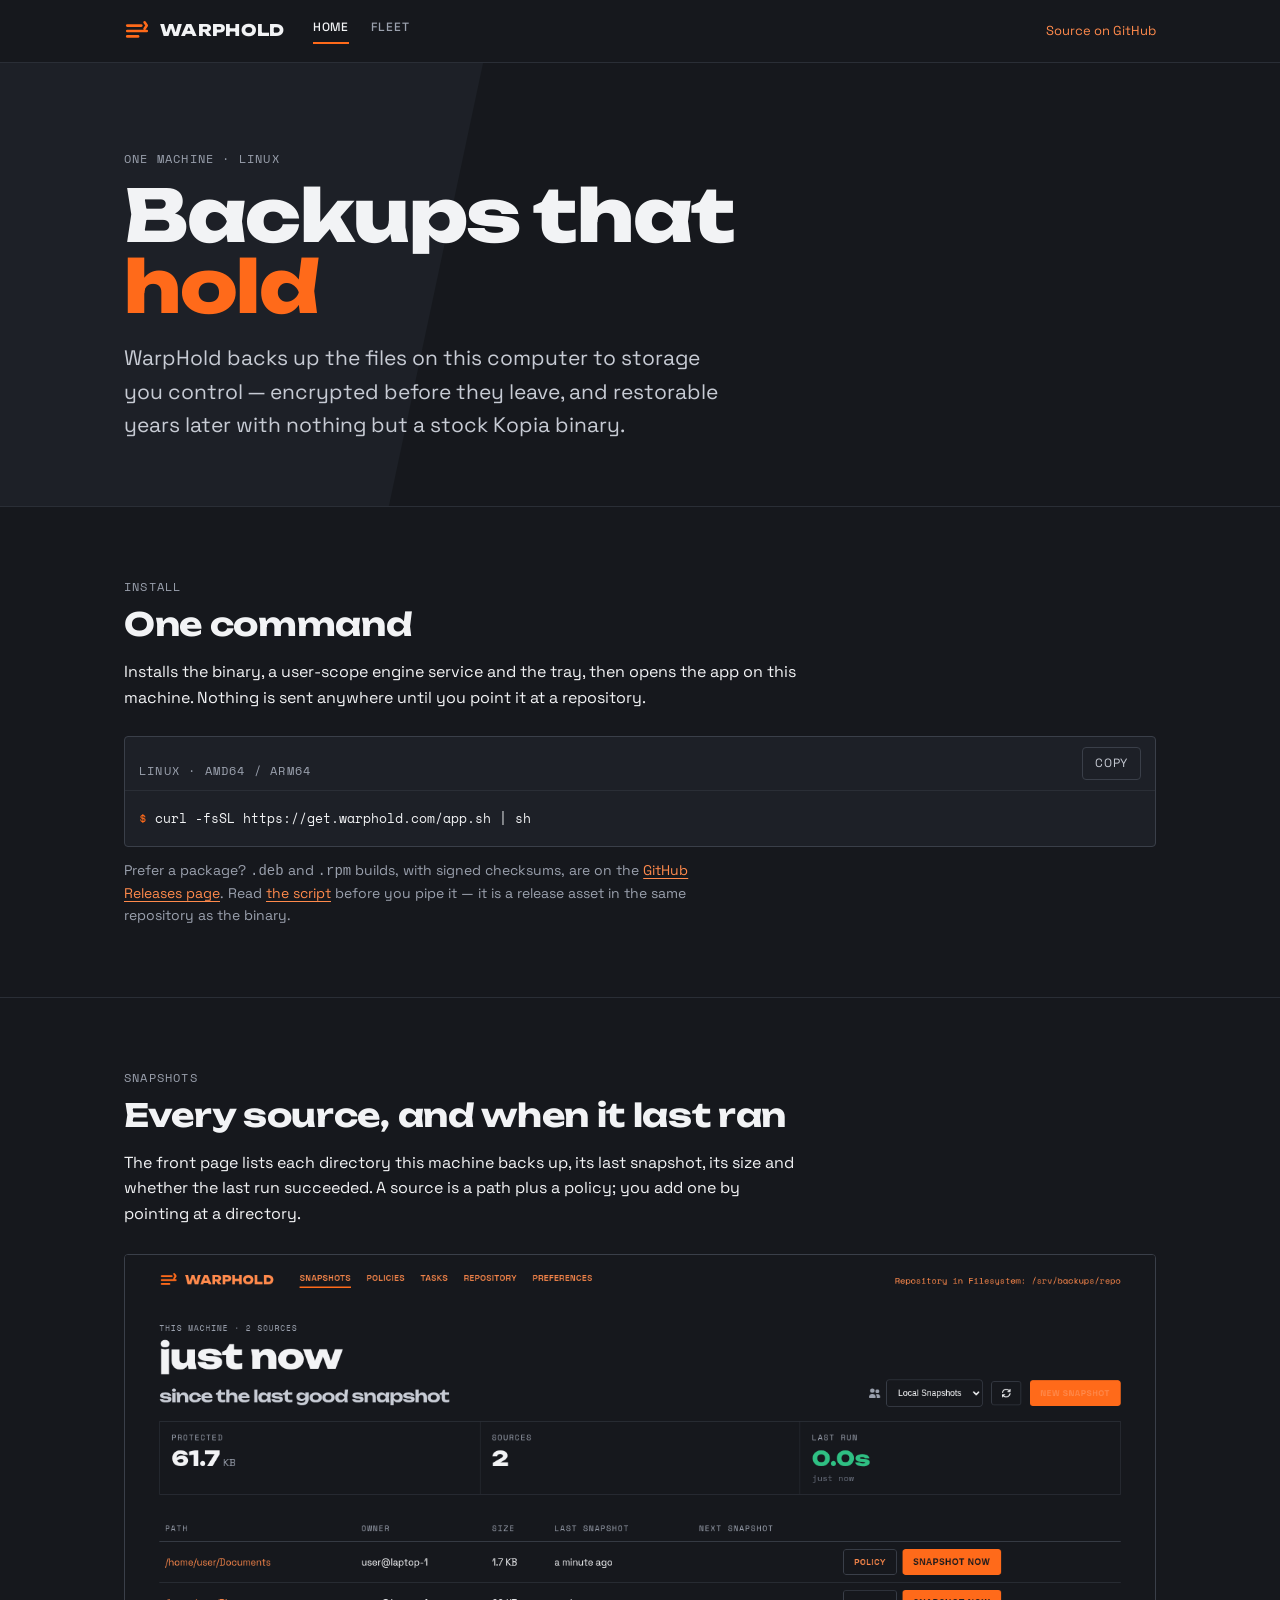
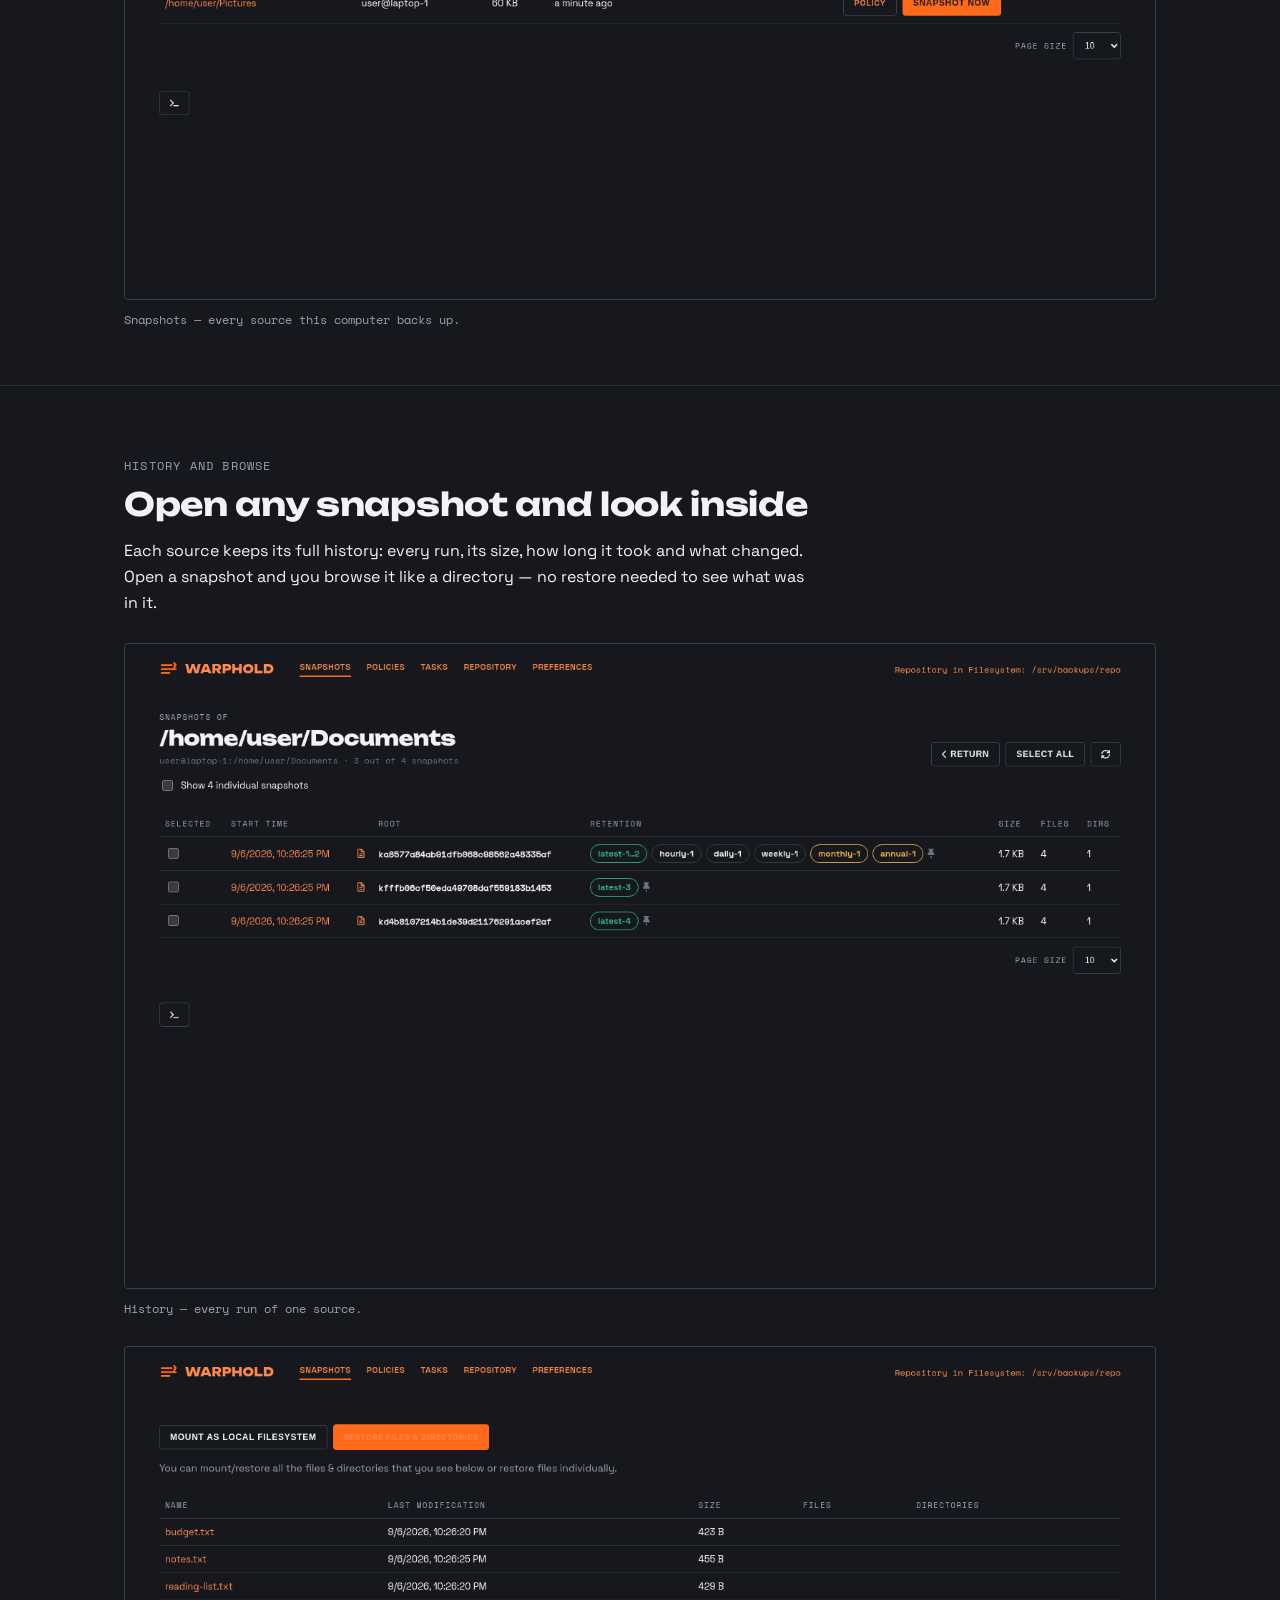
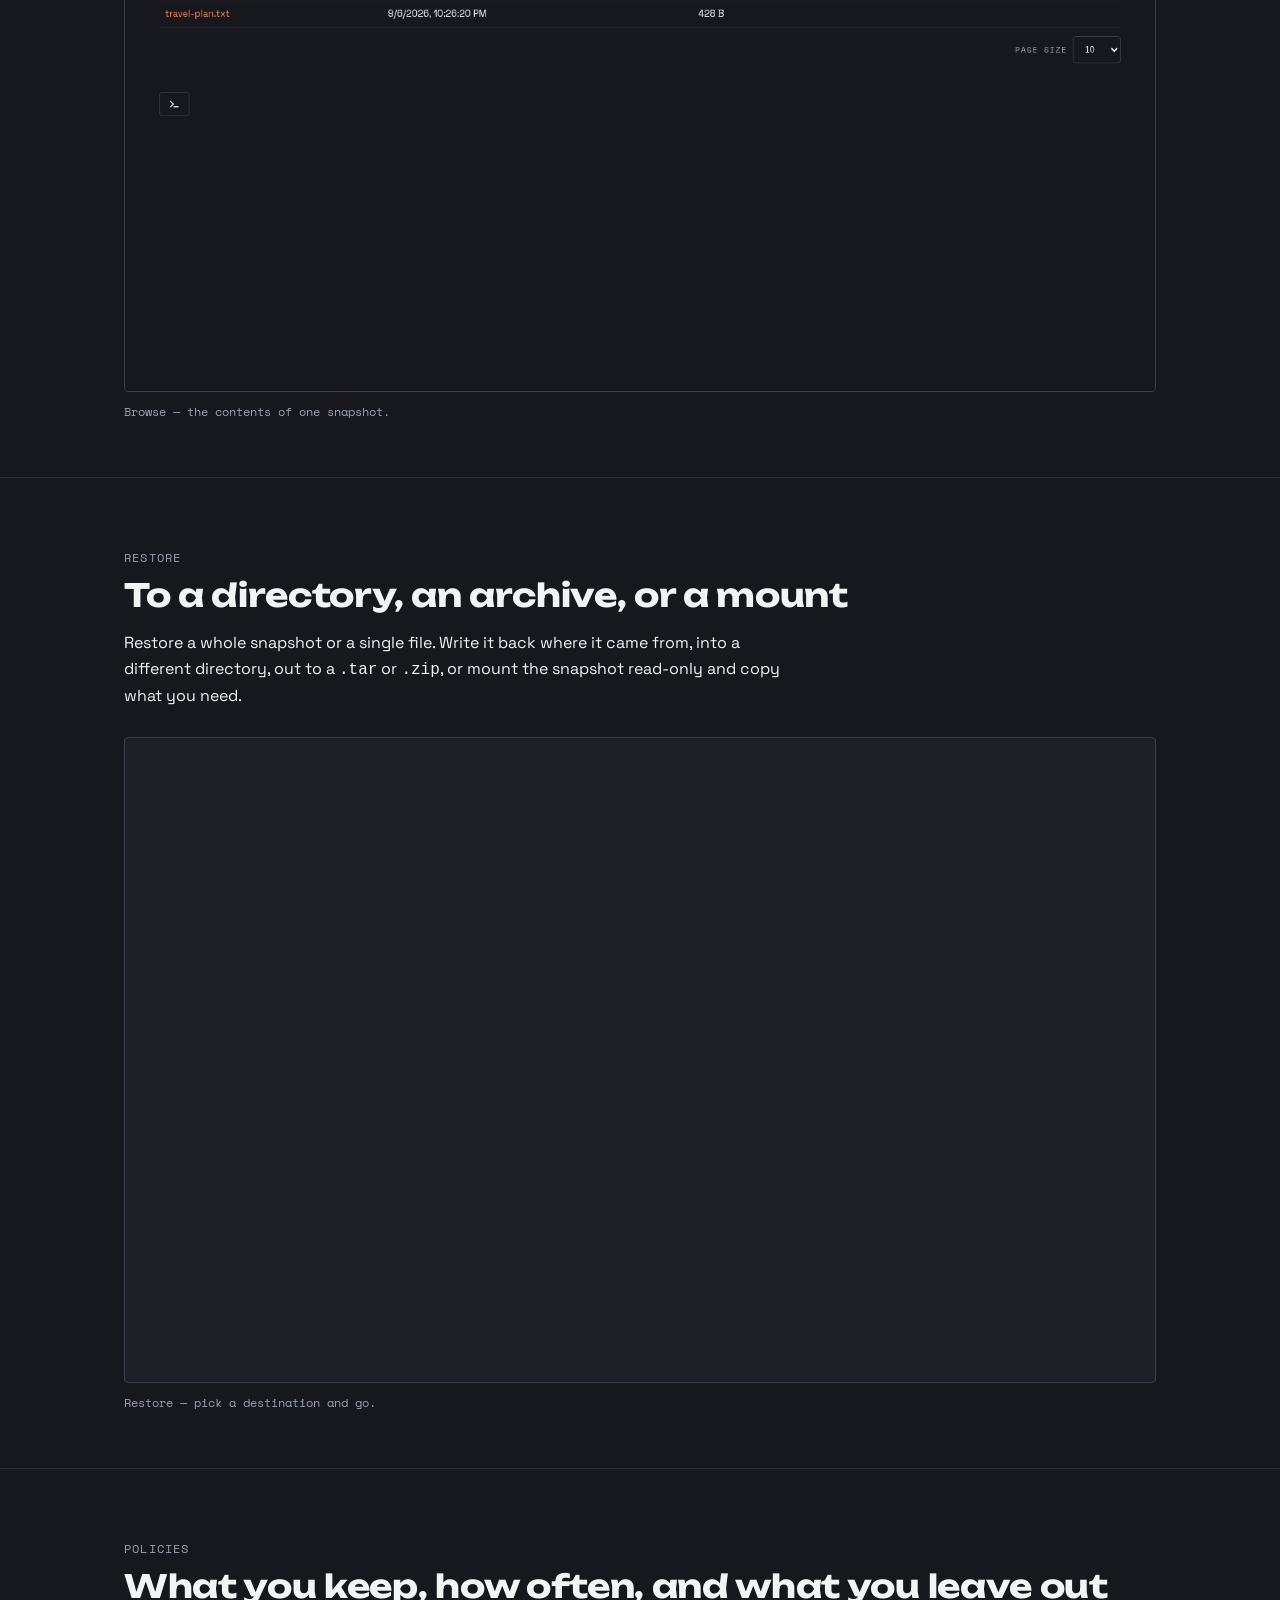
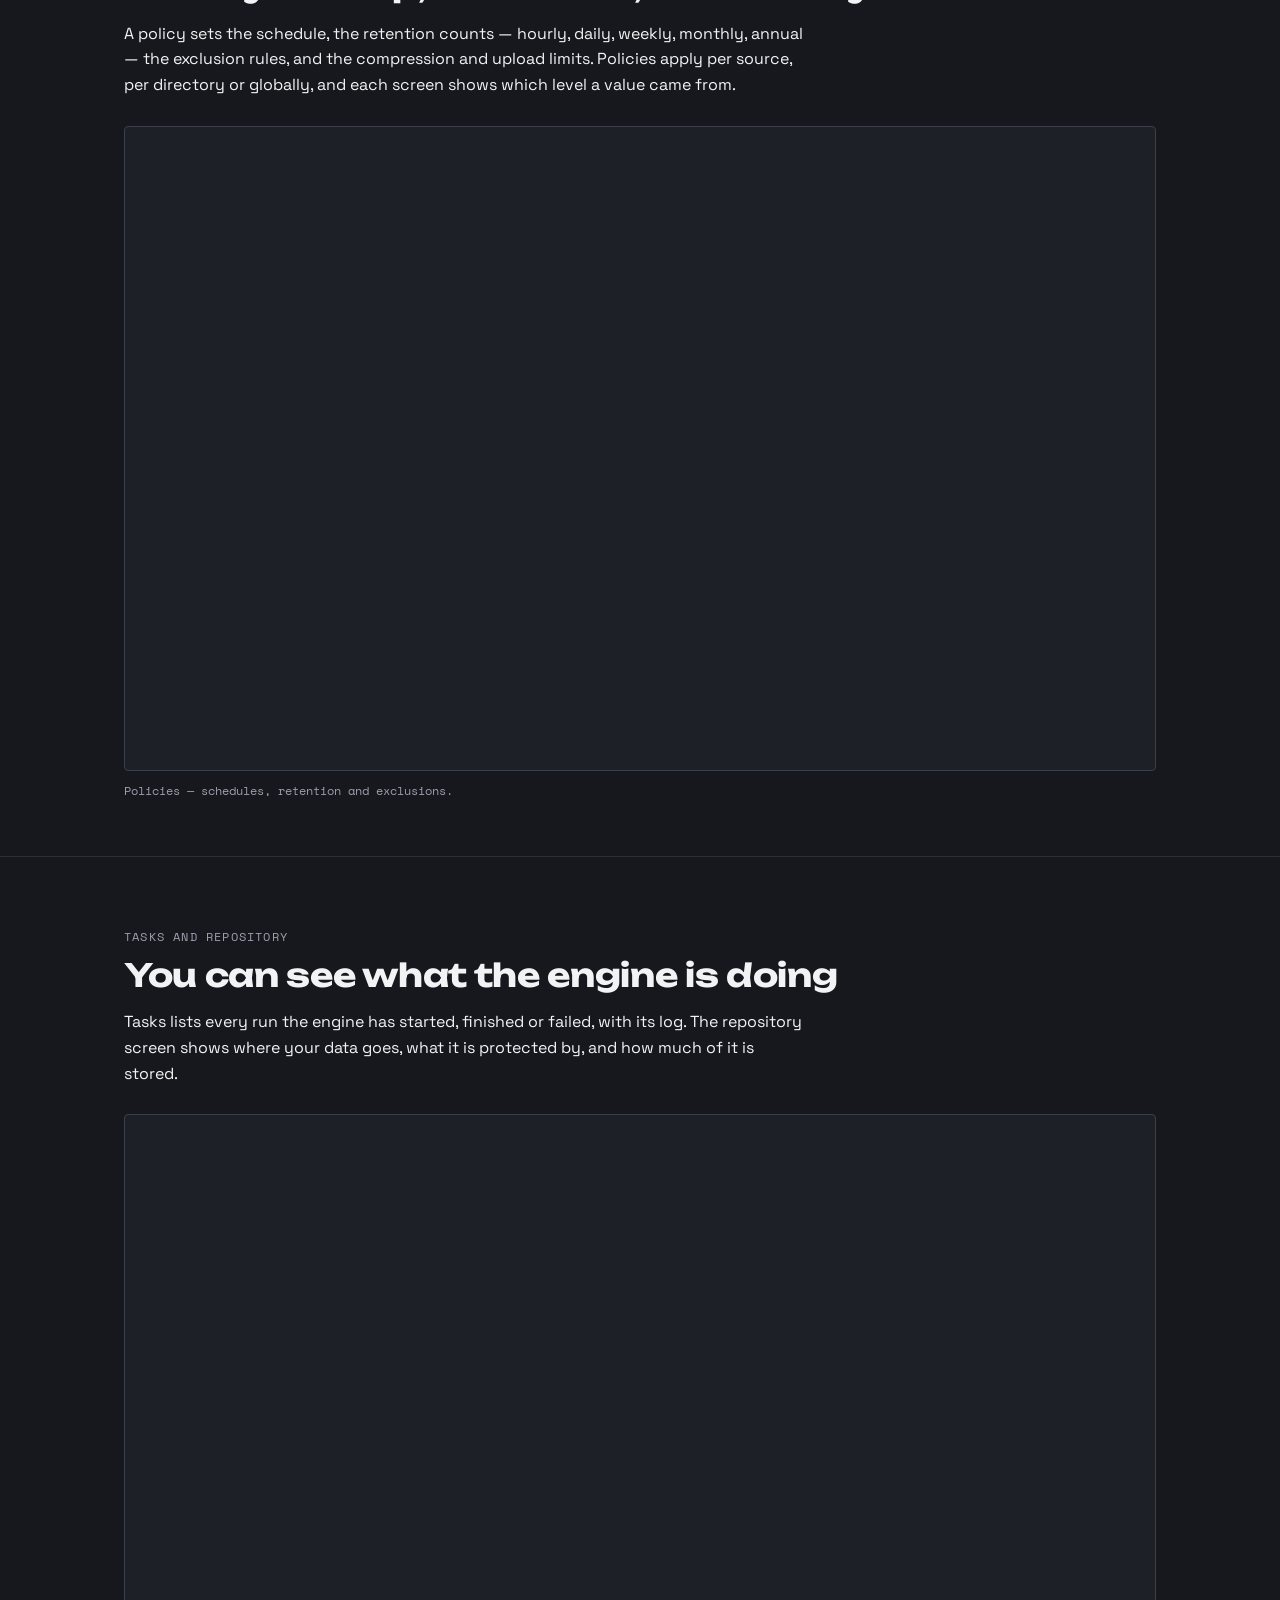
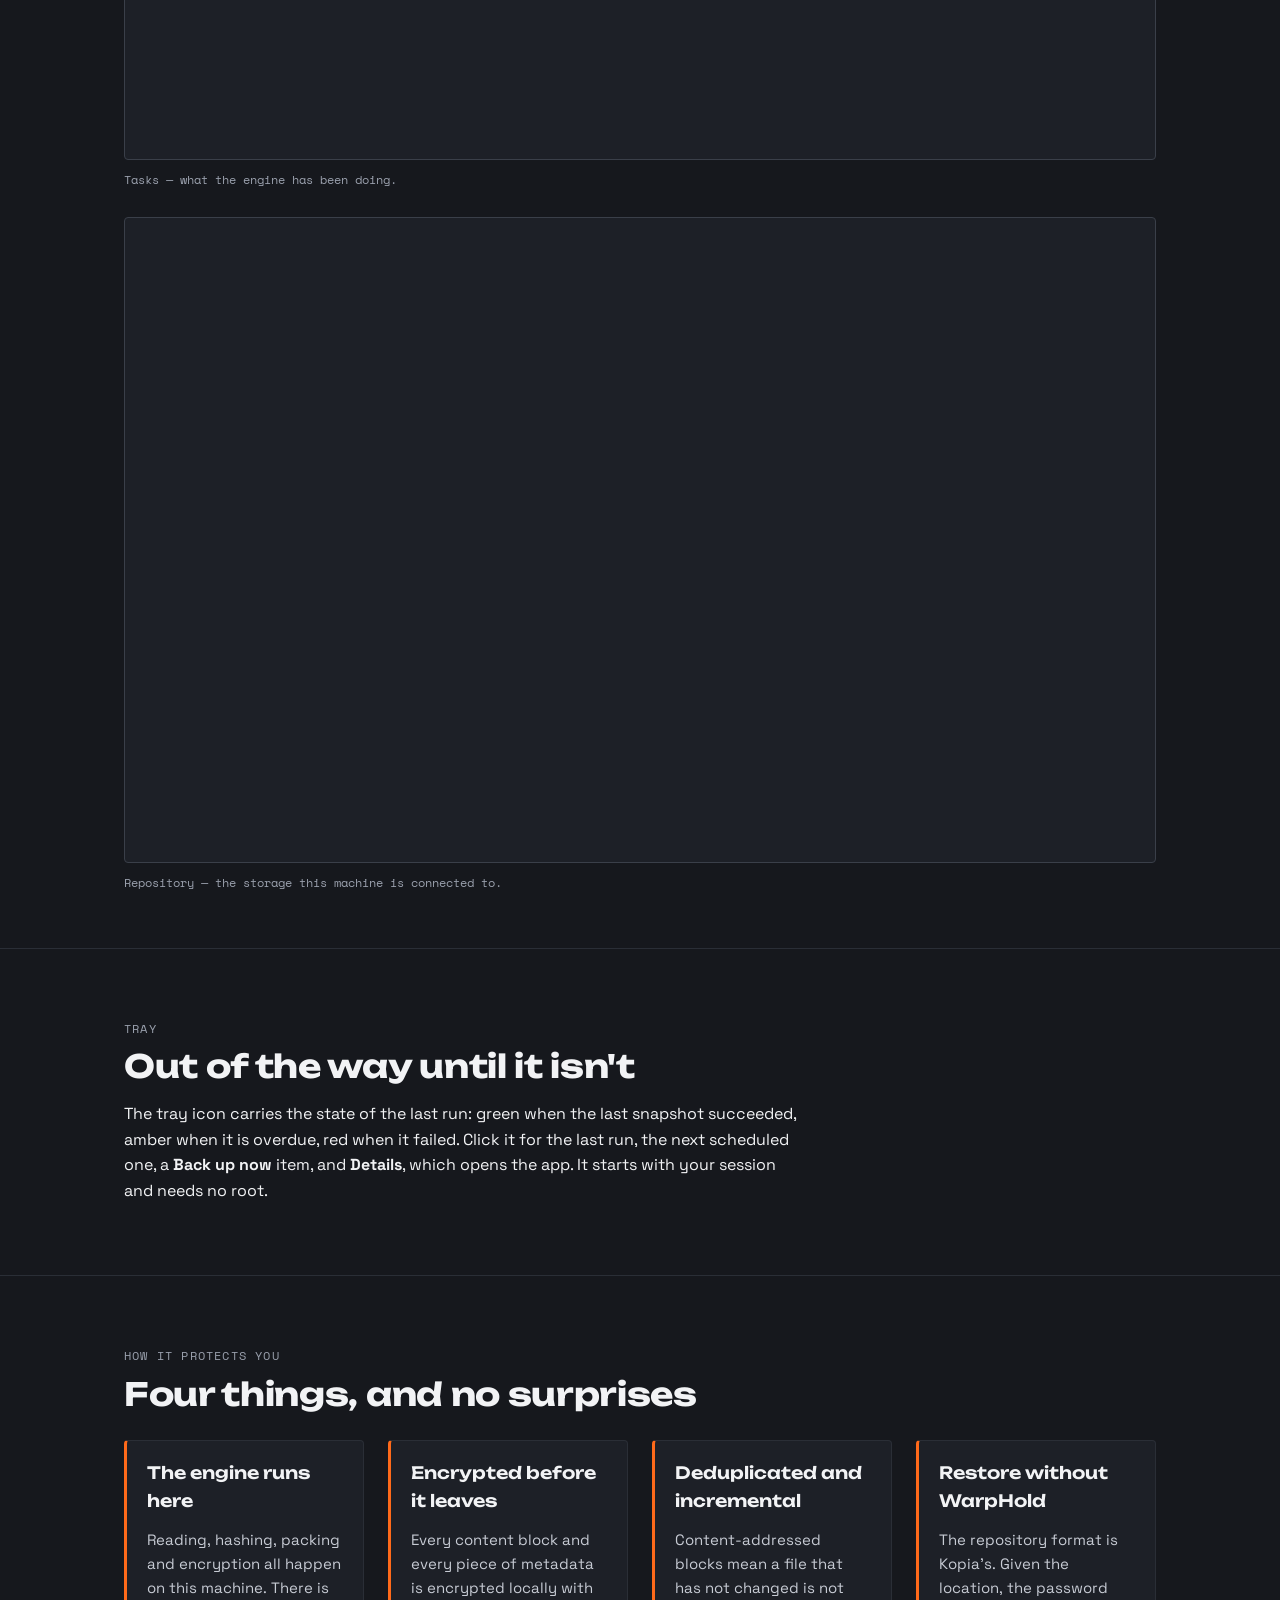
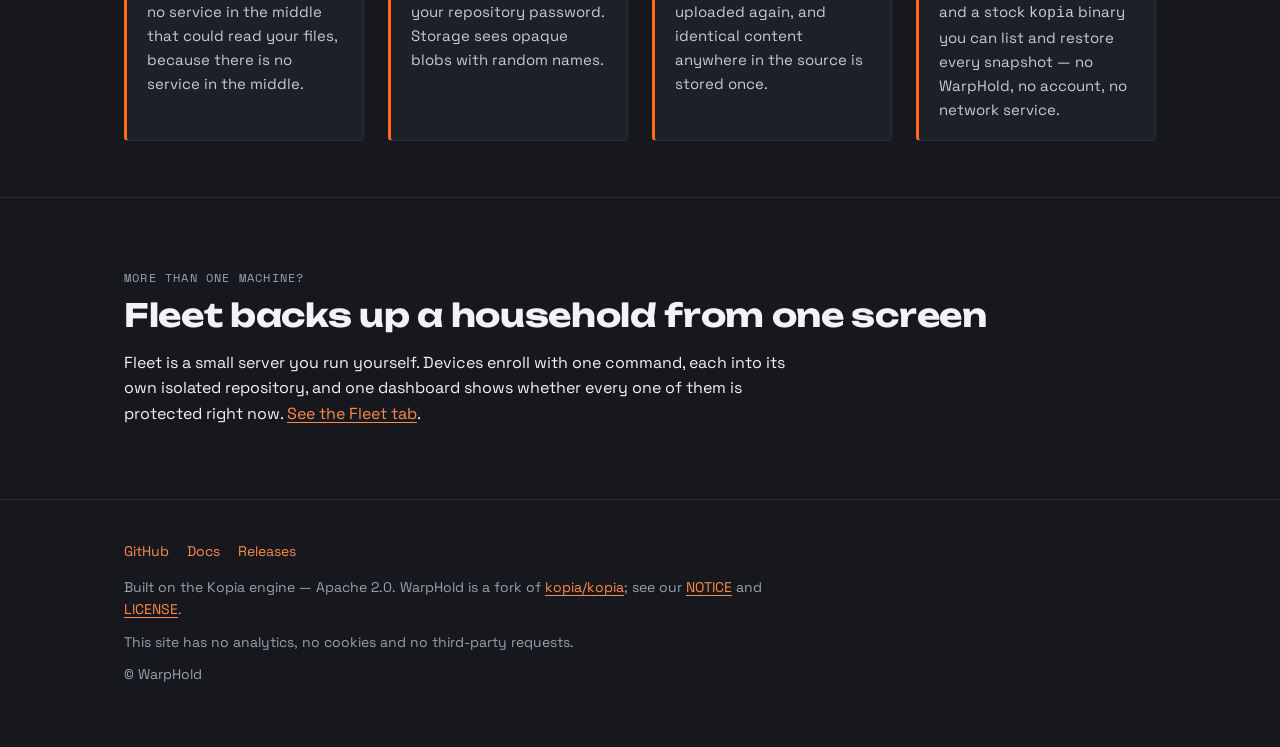
<file: index.html>
<!doctype html>
<html lang="en">
<head>
<meta charset="utf-8">
<meta name="viewport" content="width=device-width, initial-scale=1">
<meta http-equiv="Content-Security-Policy" content="default-src 'self'; base-uri 'none'; form-action 'none'">
<title>WarpHold — backups that hold</title>
<meta name="description" content="WarpHold backs up one Linux machine to storage you control: encrypted before it leaves, deduplicated, and restorable with a stock Kopia binary.">
<link rel="icon" href="assets/warphold.svg" type="image/svg+xml">
<link rel="preload" href="assets/fonts/Unbounded-Variable.woff2" as="font" type="font/woff2" crossorigin>
<link rel="preload" href="assets/fonts/SpaceGrotesk-Variable.woff2" as="font" type="font/woff2" crossorigin>
<link rel="stylesheet" href="site.css">
</head>
<body>
<a class="skip" href="#main">Skip to content</a>

<header class="top">
  <div class="shell">
    <a class="brand" href="./"><img src="assets/warphold.svg" alt="" width="26" height="26"><span>WARPHOLD</span></a>
    <nav class="tabs" aria-label="Sections">
      <a href="./" aria-current="page">Home</a>
      <a href="fleet.html">Fleet</a>
    </nav>
    <a class="repo" href="https://github.com/hodyhq/warphold">Source on GitHub</a>
  </div>
</header>

<main id="main">

<section class="hero">
  <div class="shell">
    <p class="eyebrow">One machine · Linux</p>
    <h1>Backups that<br><span class="slash">hold</span></h1>
    <p class="lede">WarpHold backs up the files on this computer to storage you control — encrypted before they leave, and restorable years later with nothing but a stock Kopia binary.</p>
  </div>
</section>

<section id="install">
  <div class="shell">
    <p class="eyebrow">Install</p>
    <h2>One command</h2>
    <p>Installs the binary, a user-scope engine service and the tray, then opens the app on this machine. Nothing is sent anywhere until you point it at a repository.</p>
    <div class="install">
      <div class="bar">
        <p class="eyebrow">Linux · amd64 / arm64</p>
        <button class="copy" type="button" aria-controls="cmd-app">Copy</button>
      </div>
      <pre id="cmd-app">curl -fsSL https://get.warphold.com/app.sh | sh</pre>
    </div>
    <p class="note">Prefer a package? <code>.deb</code> and <code>.rpm</code> builds, with signed checksums, are on the
      <a href="https://github.com/hodyhq/warphold/releases">GitHub Releases page</a>. Read
      <a href="https://get.warphold.com/app.sh">the script</a> before you pipe it — it is a release asset in the same repository as the binary.</p>
  </div>
</section>

<section id="snapshots">
  <div class="shell">
    <p class="eyebrow">Snapshots</p>
    <h2>Every source, and when it last ran</h2>
    <p>The front page lists each directory this machine backs up, its last snapshot, its size and whether the last run succeeded. A source is a path plus a policy; you add one by pointing at a directory.</p>
    <figure>
      <picture>
        <source media="(max-width: 640px)" srcset="assets/screenshots/solo-snapshots@412.png" width="412" height="915">
        <img src="assets/screenshots/solo-snapshots@1440.png" width="1440" height="900"
             alt="The WarpHold app listing four backup sources with their last snapshot time, size and status.">
      </picture>
      <figcaption>Snapshots — every source this computer backs up.</figcaption>
    </figure>
  </div>
</section>

<section id="history">
  <div class="shell">
    <p class="eyebrow">History and browse</p>
    <h2>Open any snapshot and look inside</h2>
    <p>Each source keeps its full history: every run, its size, how long it took and what changed. Open a snapshot and you browse it like a directory — no restore needed to see what was in it.</p>
    <figure>
      <picture>
        <source media="(max-width: 640px)" srcset="assets/screenshots/solo-history@412.png" width="412" height="915">
        <img loading="lazy" src="assets/screenshots/solo-history@1440.png" width="1440" height="900"
             alt="Snapshot history for one source, showing each run with its time, size and duration.">
      </picture>
      <figcaption>History — every run of one source.</figcaption>
    </figure>
    <figure>
      <picture>
        <source media="(max-width: 640px)" srcset="assets/screenshots/solo-browse@412.png" width="412" height="915">
        <img loading="lazy" src="assets/screenshots/solo-browse@1440.png" width="1440" height="900"
             alt="Browsing the files and directories inside a single snapshot.">
      </picture>
      <figcaption>Browse — the contents of one snapshot.</figcaption>
    </figure>
  </div>
</section>

<section id="restore">
  <div class="shell">
    <p class="eyebrow">Restore</p>
    <h2>To a directory, an archive, or a mount</h2>
    <p>Restore a whole snapshot or a single file. Write it back where it came from, into a different directory, out to a <code>.tar</code> or <code>.zip</code>, or mount the snapshot read-only and copy what you need.</p>
    <figure>
      <picture>
        <source media="(max-width: 640px)" srcset="assets/screenshots/solo-restore@412.png" width="412" height="915">
        <img loading="lazy" src="assets/screenshots/solo-restore@1440.png" width="1440" height="900"
             alt="The restore screen offering a target directory, an archive file, or a read-only mount.">
      </picture>
      <figcaption>Restore — pick a destination and go.</figcaption>
    </figure>
  </div>
</section>

<section id="policies">
  <div class="shell">
    <p class="eyebrow">Policies</p>
    <h2>What you keep, how often, and what you leave out</h2>
    <p>A policy sets the schedule, the retention counts — hourly, daily, weekly, monthly, annual — the exclusion rules, and the compression and upload limits. Policies apply per source, per directory or globally, and each screen shows which level a value came from.</p>
    <figure>
      <picture>
        <source media="(max-width: 640px)" srcset="assets/screenshots/solo-policies@412.png" width="412" height="915">
        <img loading="lazy" src="assets/screenshots/solo-policies@1440.png" width="1440" height="900"
             alt="The policy screen with schedule, retention counts and exclusion rules.">
      </picture>
      <figcaption>Policies — schedules, retention and exclusions.</figcaption>
    </figure>
  </div>
</section>

<section id="engine">
  <div class="shell">
    <p class="eyebrow">Tasks and repository</p>
    <h2>You can see what the engine is doing</h2>
    <p>Tasks lists every run the engine has started, finished or failed, with its log. The repository screen shows where your data goes, what it is protected by, and how much of it is stored.</p>
    <figure>
      <picture>
        <source media="(max-width: 640px)" srcset="assets/screenshots/solo-tasks@412.png" width="412" height="915">
        <img loading="lazy" src="assets/screenshots/solo-tasks@1440.png" width="1440" height="900"
             alt="The tasks list showing recent engine runs with status and duration.">
      </picture>
      <figcaption>Tasks — what the engine has been doing.</figcaption>
    </figure>
    <figure>
      <picture>
        <source media="(max-width: 640px)" srcset="assets/screenshots/solo-repository@412.png" width="412" height="915">
        <img loading="lazy" src="assets/screenshots/solo-repository@1440.png" width="1440" height="900"
             alt="The repository screen showing the connected storage, its encryption and its stored size.">
      </picture>
      <figcaption>Repository — the storage this machine is connected to.</figcaption>
    </figure>
  </div>
</section>

<section id="tray">
  <div class="shell">
    <p class="eyebrow">Tray</p>
    <h2>Out of the way until it isn't</h2>
    <p>The tray icon carries the state of the last run: green when the last snapshot succeeded, amber when it is overdue, red when it failed. Click it for the last run, the next scheduled one, a <b>Back up now</b> item, and <b>Details</b>, which opens the app. It starts with your session and needs no root.</p>
  </div>
</section>

<section id="protection">
  <div class="shell">
    <p class="eyebrow">How it protects you</p>
    <h2>Four things, and no surprises</h2>
    <div class="grid">
      <div class="card">
        <h3>The engine runs here</h3>
        <p>Reading, hashing, packing and encryption all happen on this machine. There is no service in the middle that could read your files, because there is no service in the middle.</p>
      </div>
      <div class="card">
        <h3>Encrypted before it leaves</h3>
        <p>Every content block and every piece of metadata is encrypted locally with your repository password. Storage sees opaque blobs with random names.</p>
      </div>
      <div class="card">
        <h3>Deduplicated and incremental</h3>
        <p>Content-addressed blocks mean a file that has not changed is not uploaded again, and identical content anywhere in the source is stored once.</p>
      </div>
      <div class="card">
        <h3>Restore without WarpHold</h3>
        <p>The repository format is Kopia's. Given the location, the password and a stock <code>kopia</code> binary you can list and restore every snapshot — no WarpHold, no account, no network service.</p>
      </div>
    </div>
  </div>
</section>

<section id="fleet-pointer">
  <div class="shell">
    <p class="eyebrow">More than one machine?</p>
    <h2>Fleet backs up a household from one screen</h2>
    <p>Fleet is a small server you run yourself. Devices enroll with one command, each into its own isolated repository, and one dashboard shows whether every one of them is protected right now. <a href="fleet.html">See the Fleet tab</a>.</p>
  </div>
</section>

</main>

<footer>
  <div class="shell">
    <nav aria-label="Footer">
      <a href="https://github.com/hodyhq/warphold">GitHub</a>
      <a href="https://github.com/hodyhq/warphold#readme">Docs</a>
      <a href="https://github.com/hodyhq/warphold/releases">Releases</a>
    </nav>
    <p>Built on the Kopia engine — Apache 2.0. WarpHold is a fork of <a href="https://github.com/kopia/kopia">kopia/kopia</a>; see our
      <a href="https://github.com/hodyhq/warphold/blob/main/NOTICE">NOTICE</a> and
      <a href="https://github.com/hodyhq/warphold/blob/main/LICENSE">LICENSE</a>.</p>
    <p>This site has no analytics, no cookies and no third-party requests.</p>
    <p>© WarpHold</p>
  </div>
</footer>

<script src="site.js"></script>
</body>
</html>
</file>
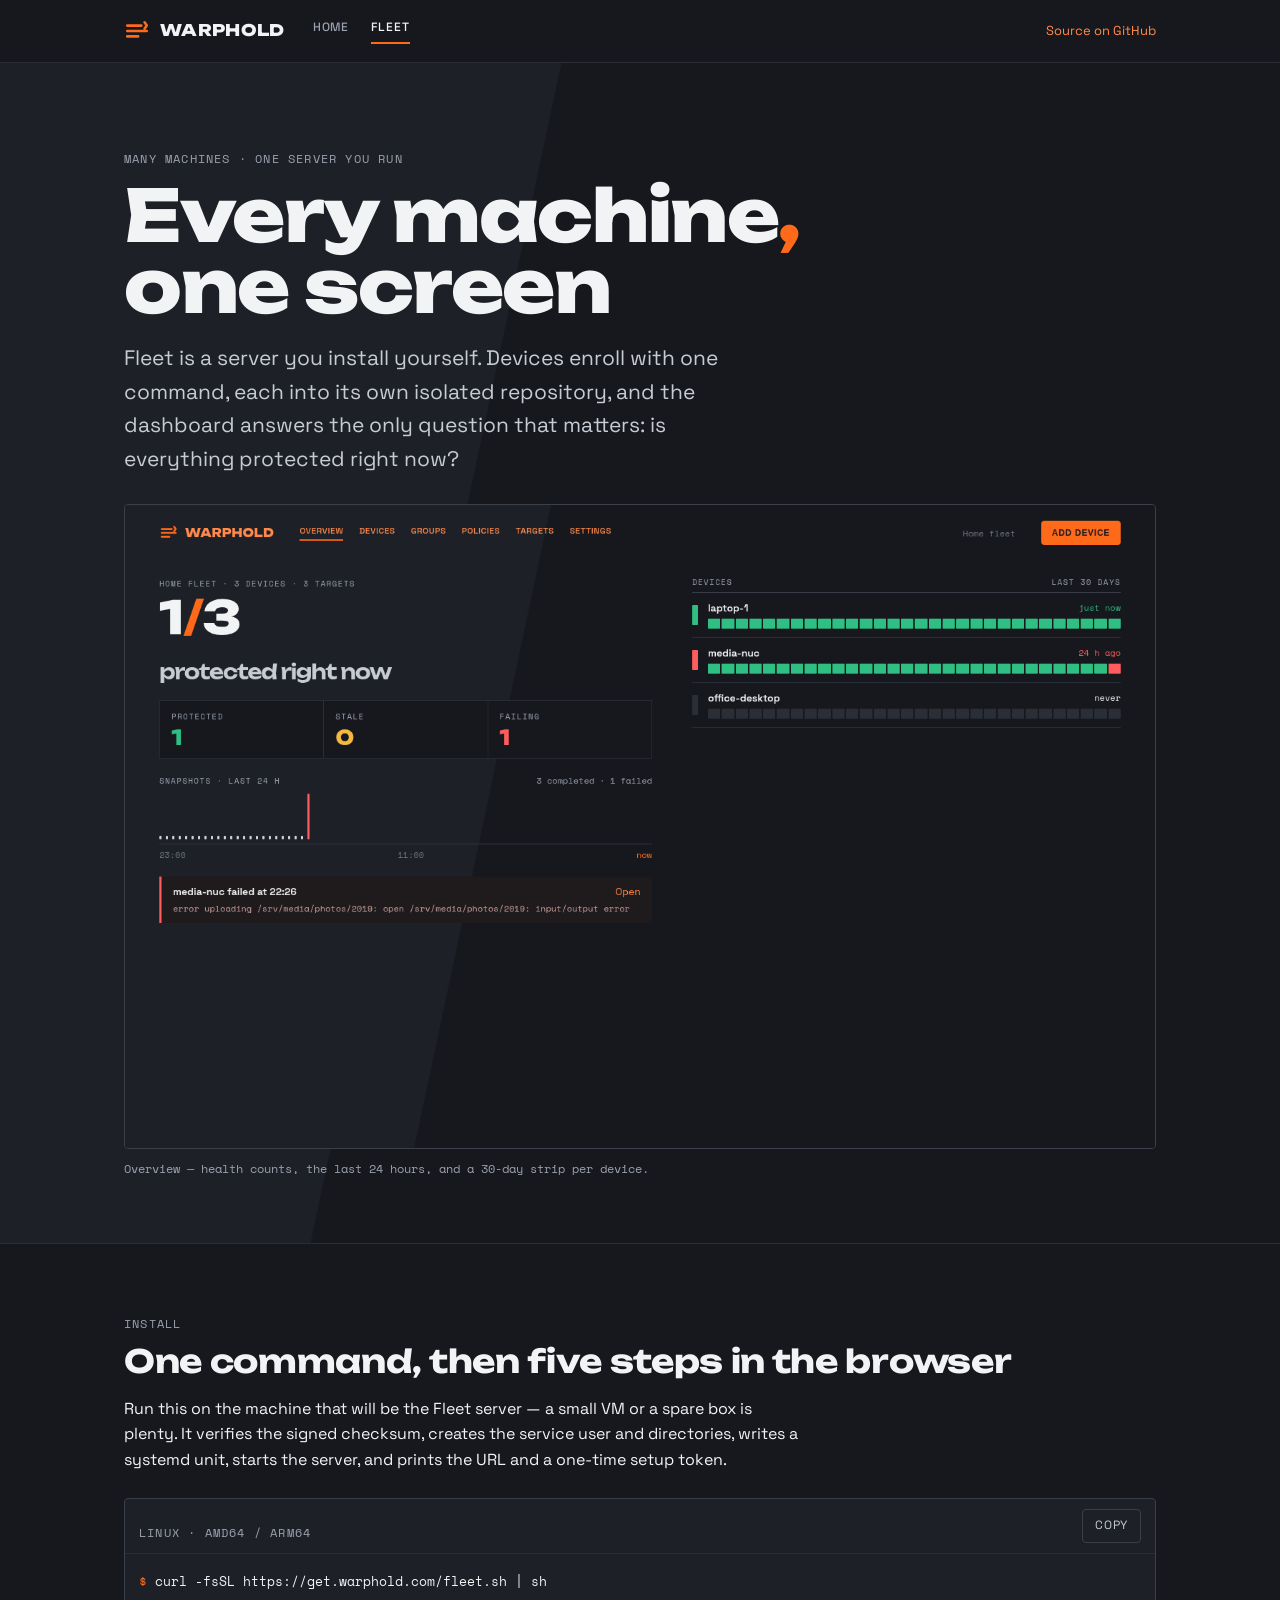
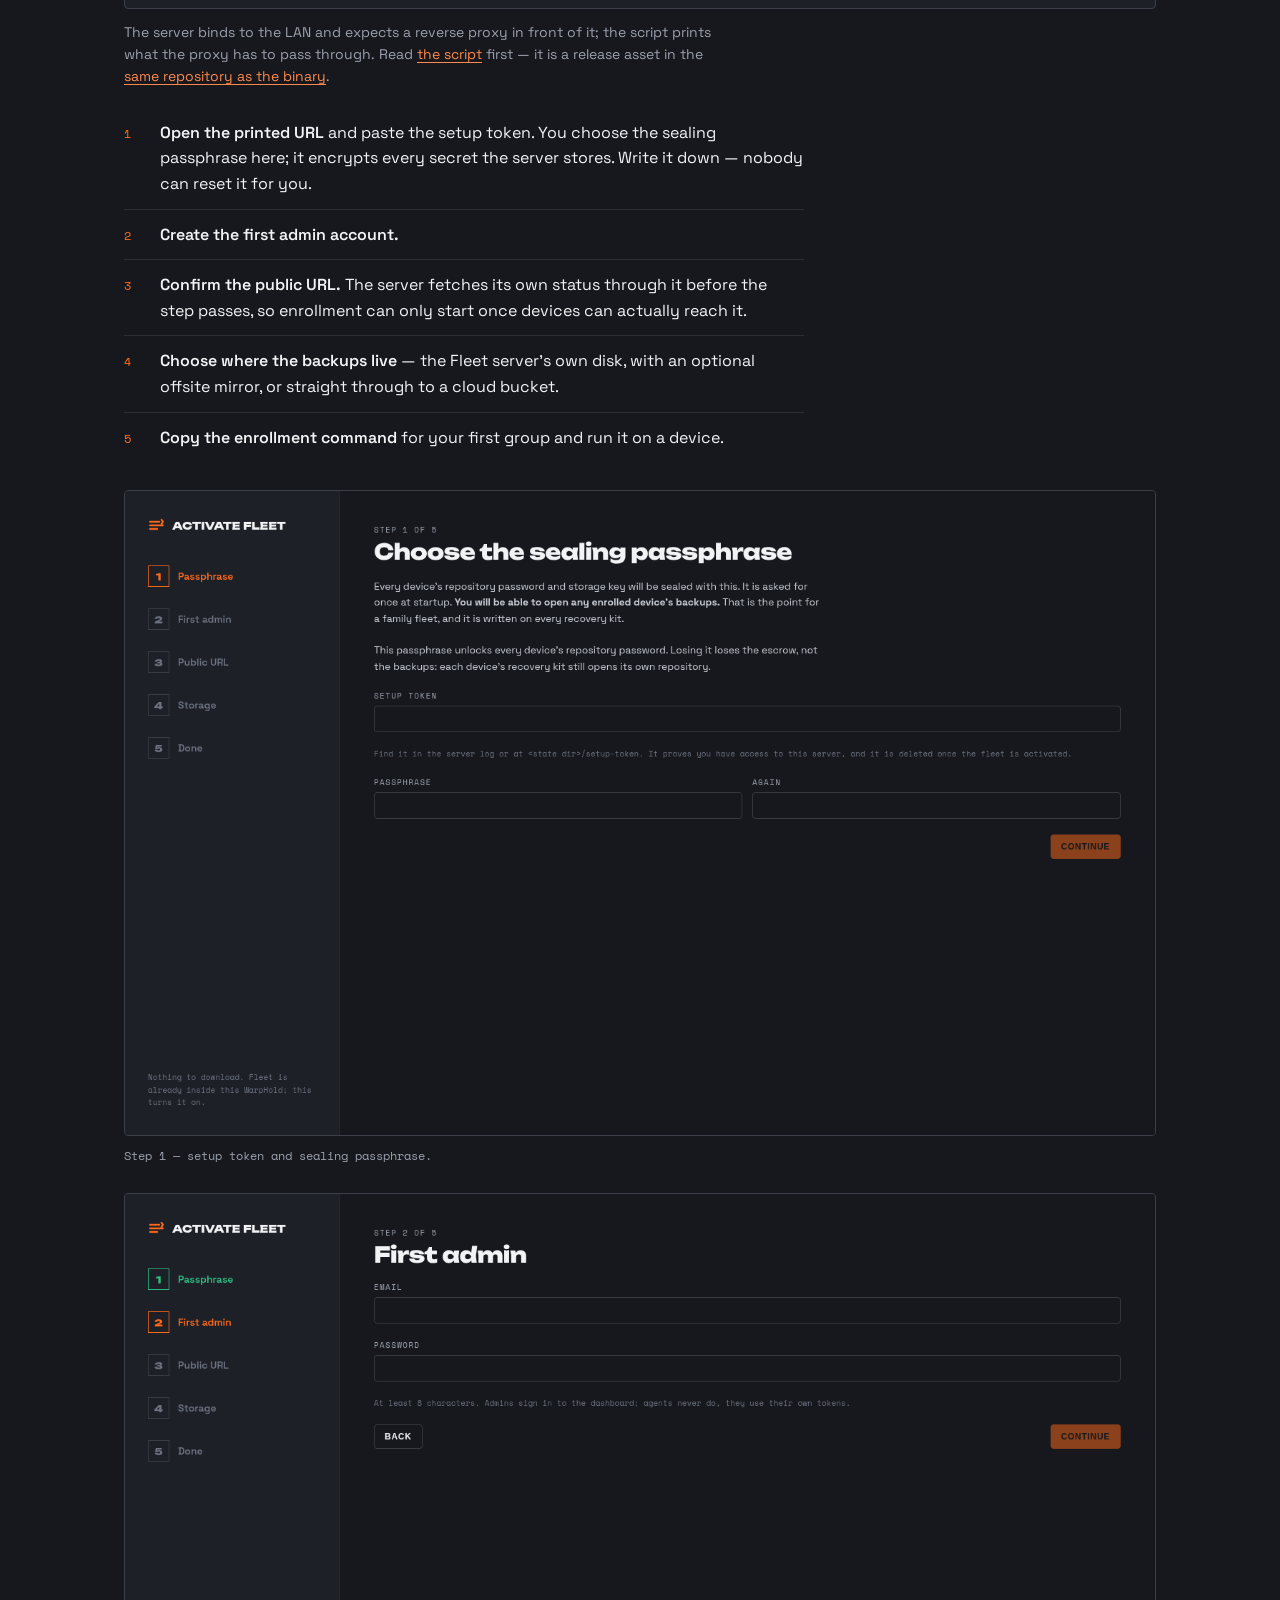
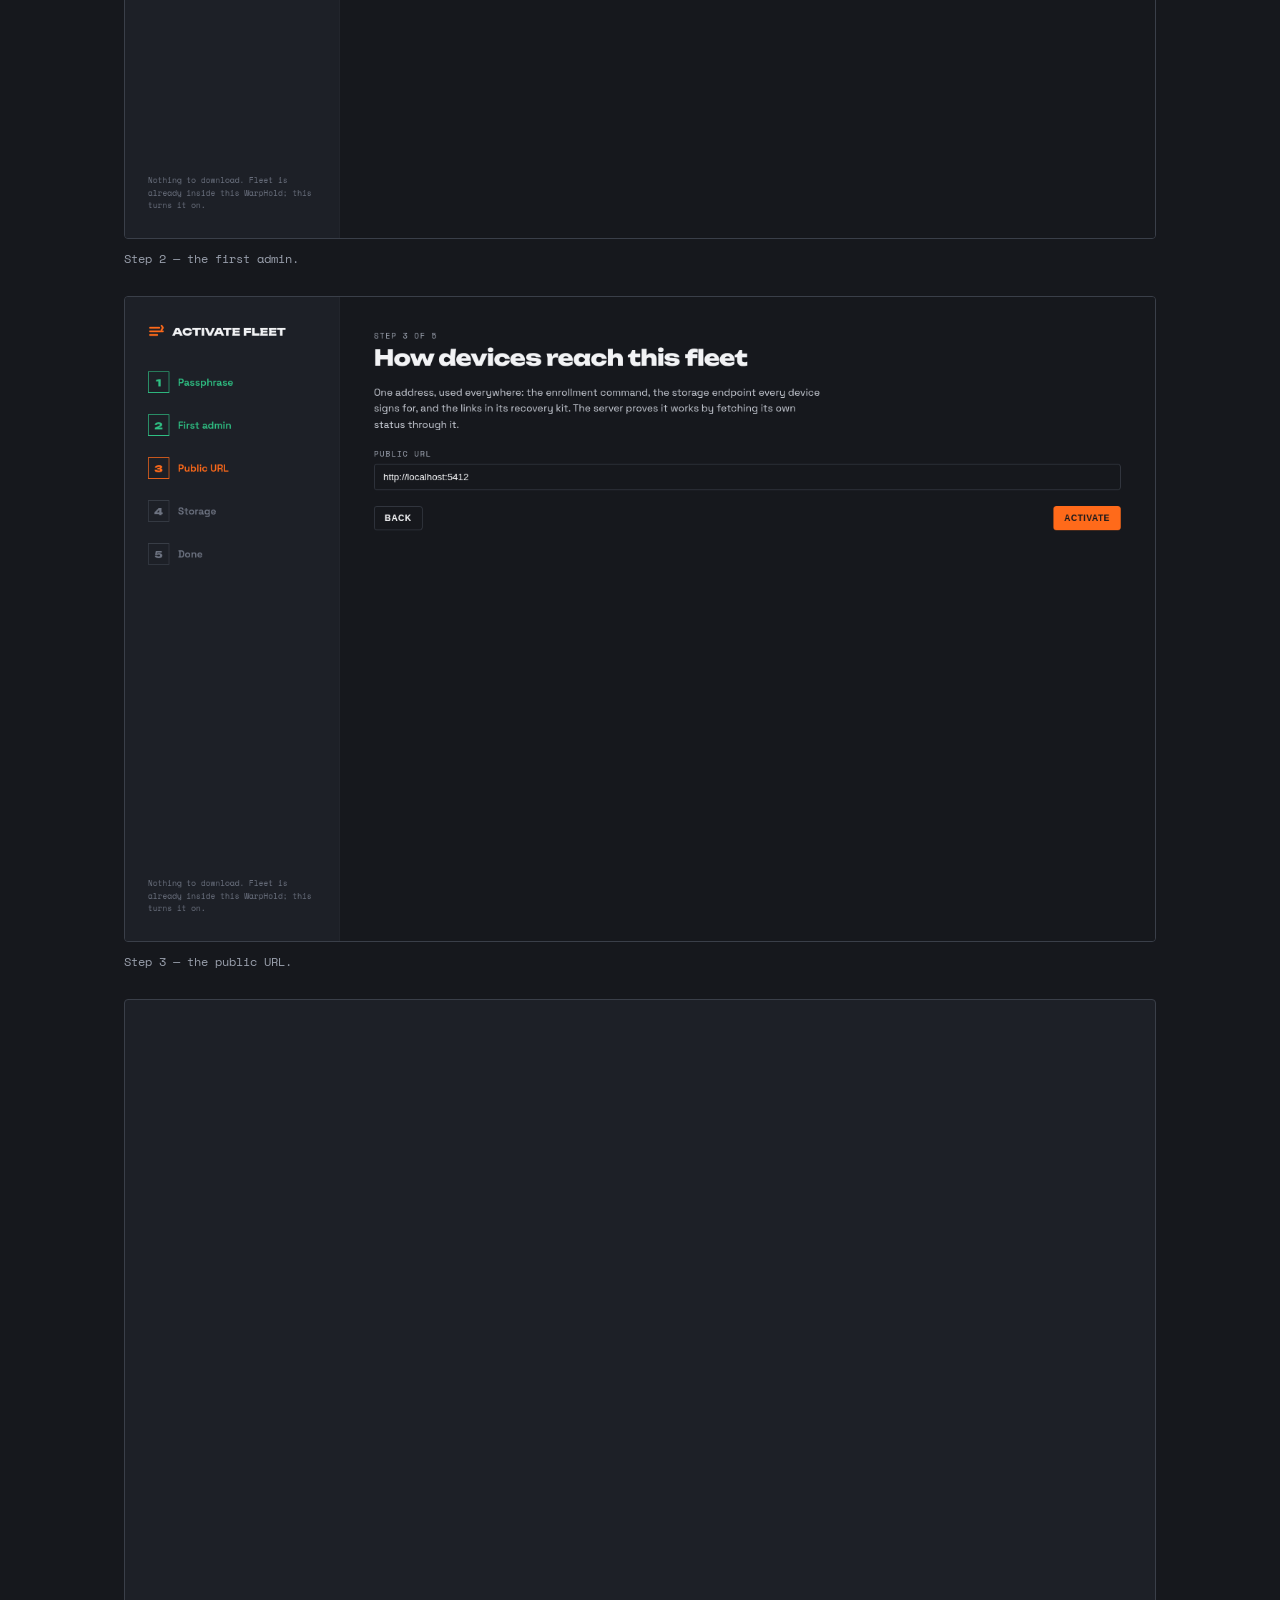
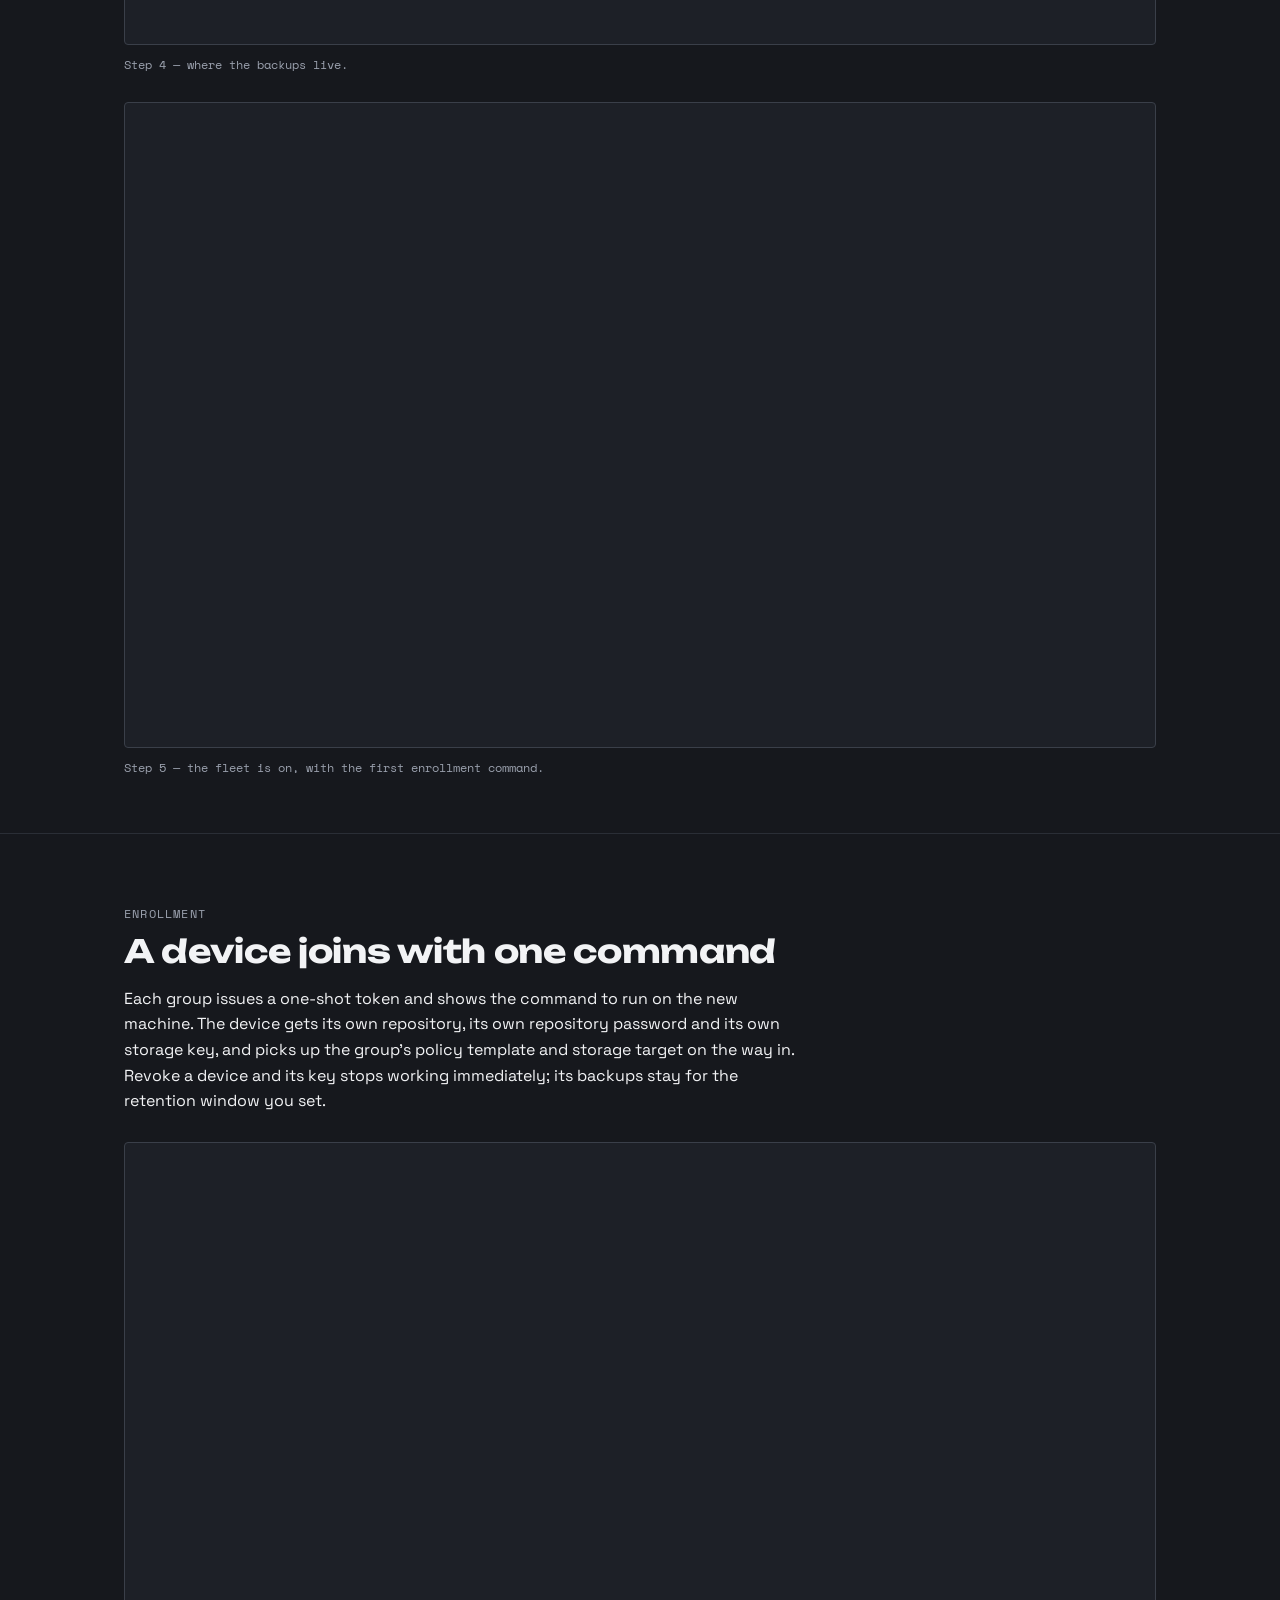
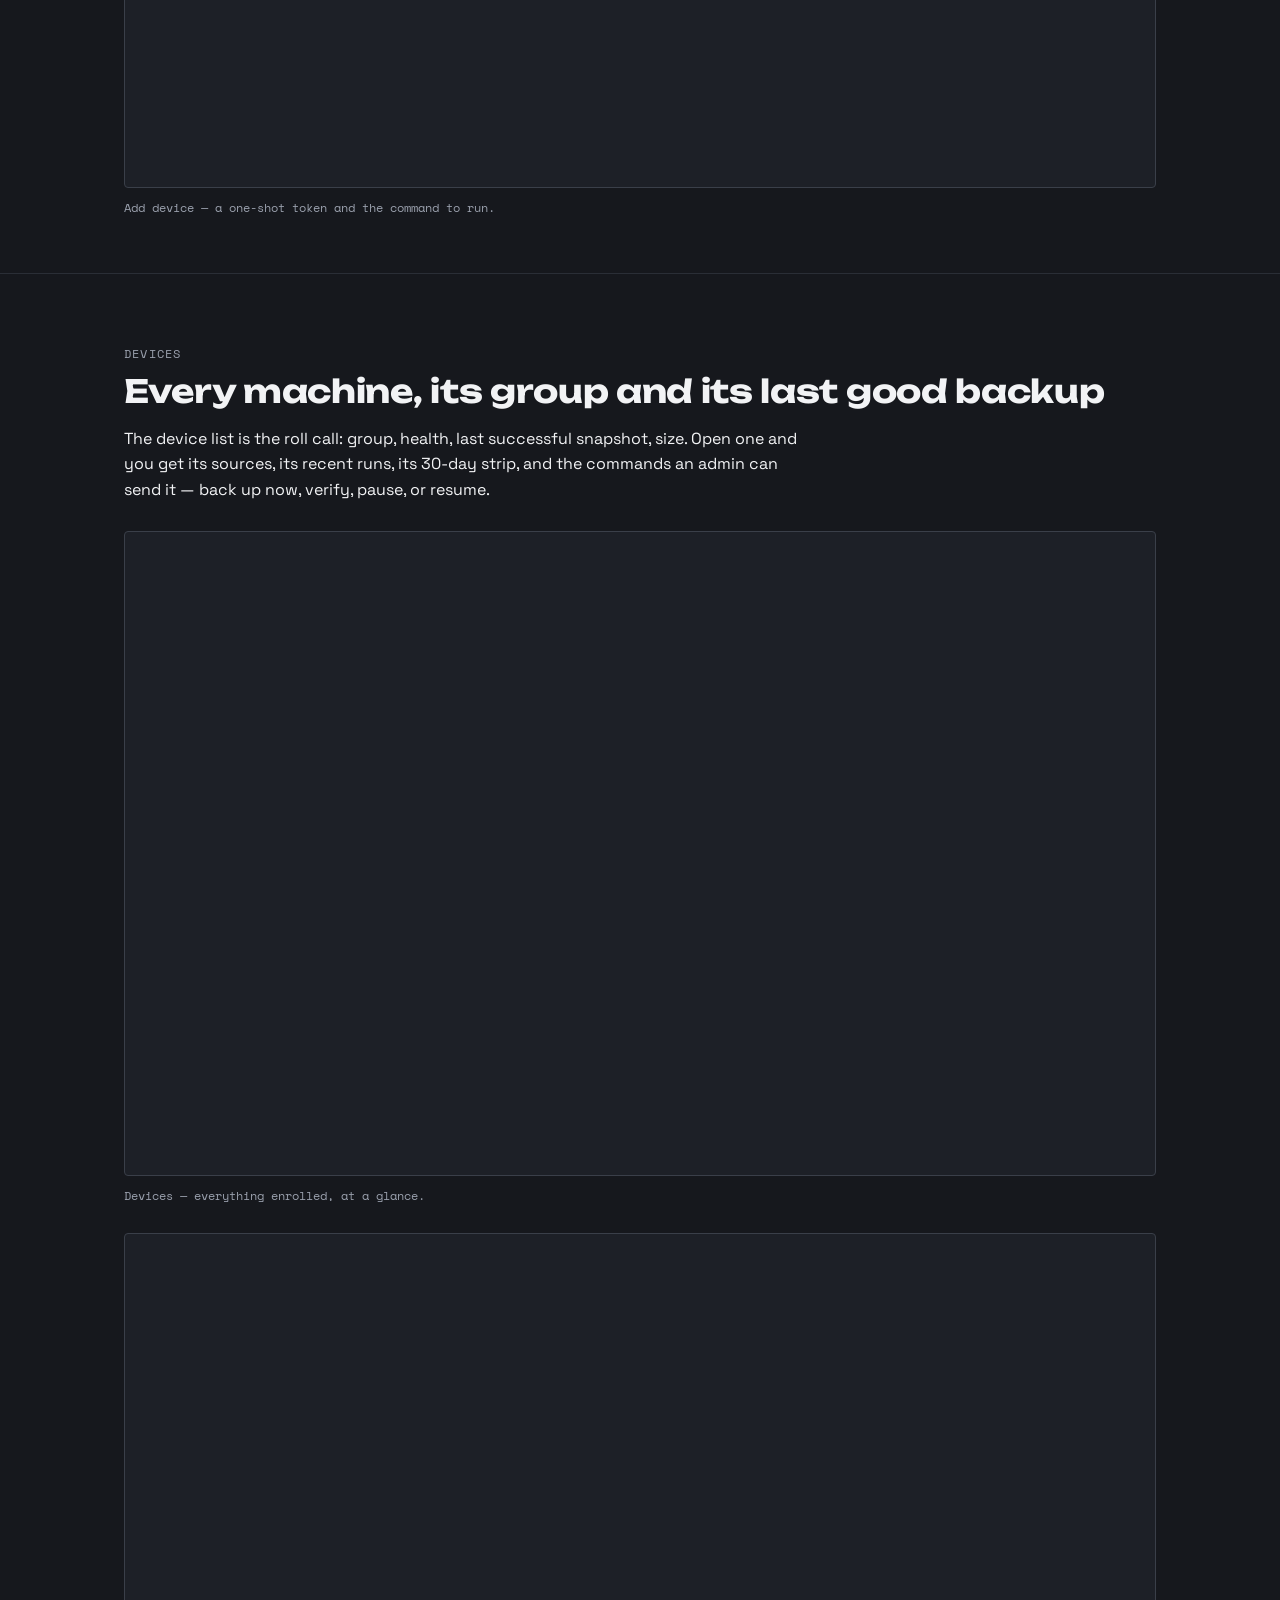
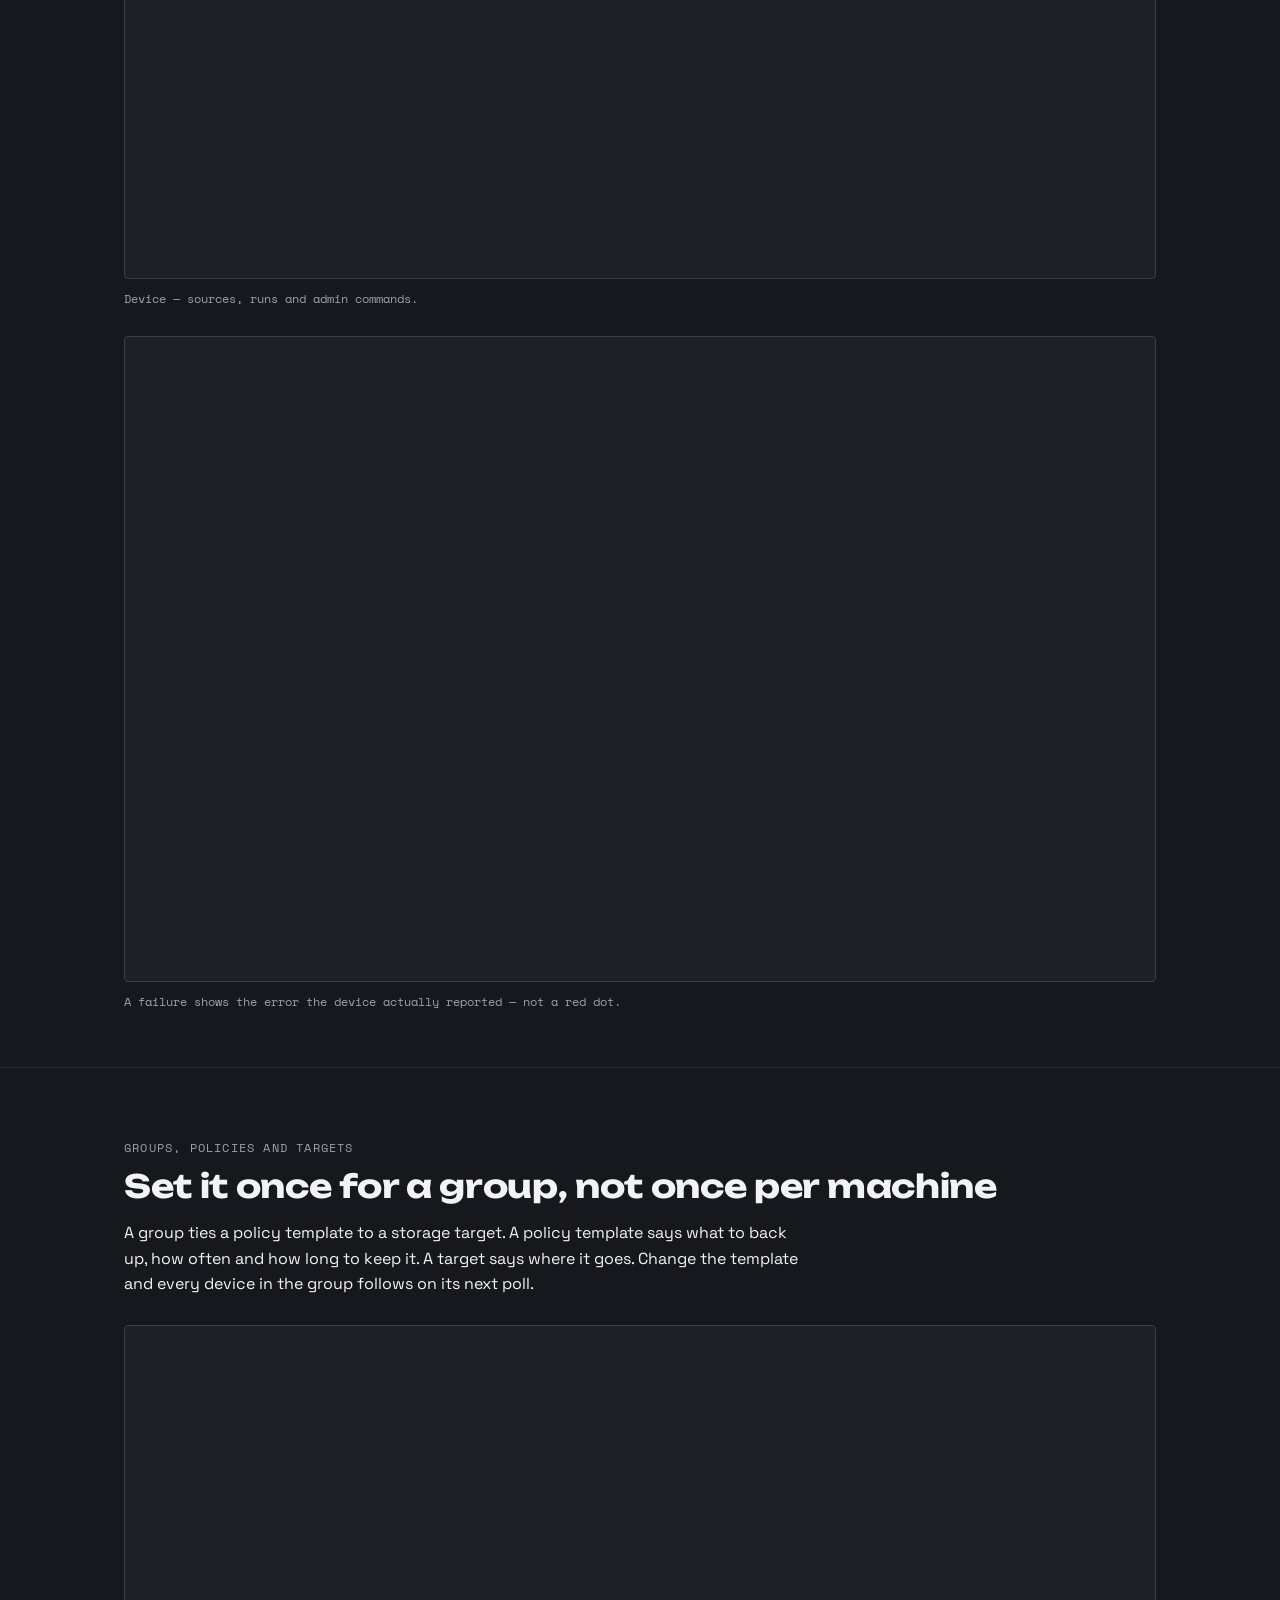
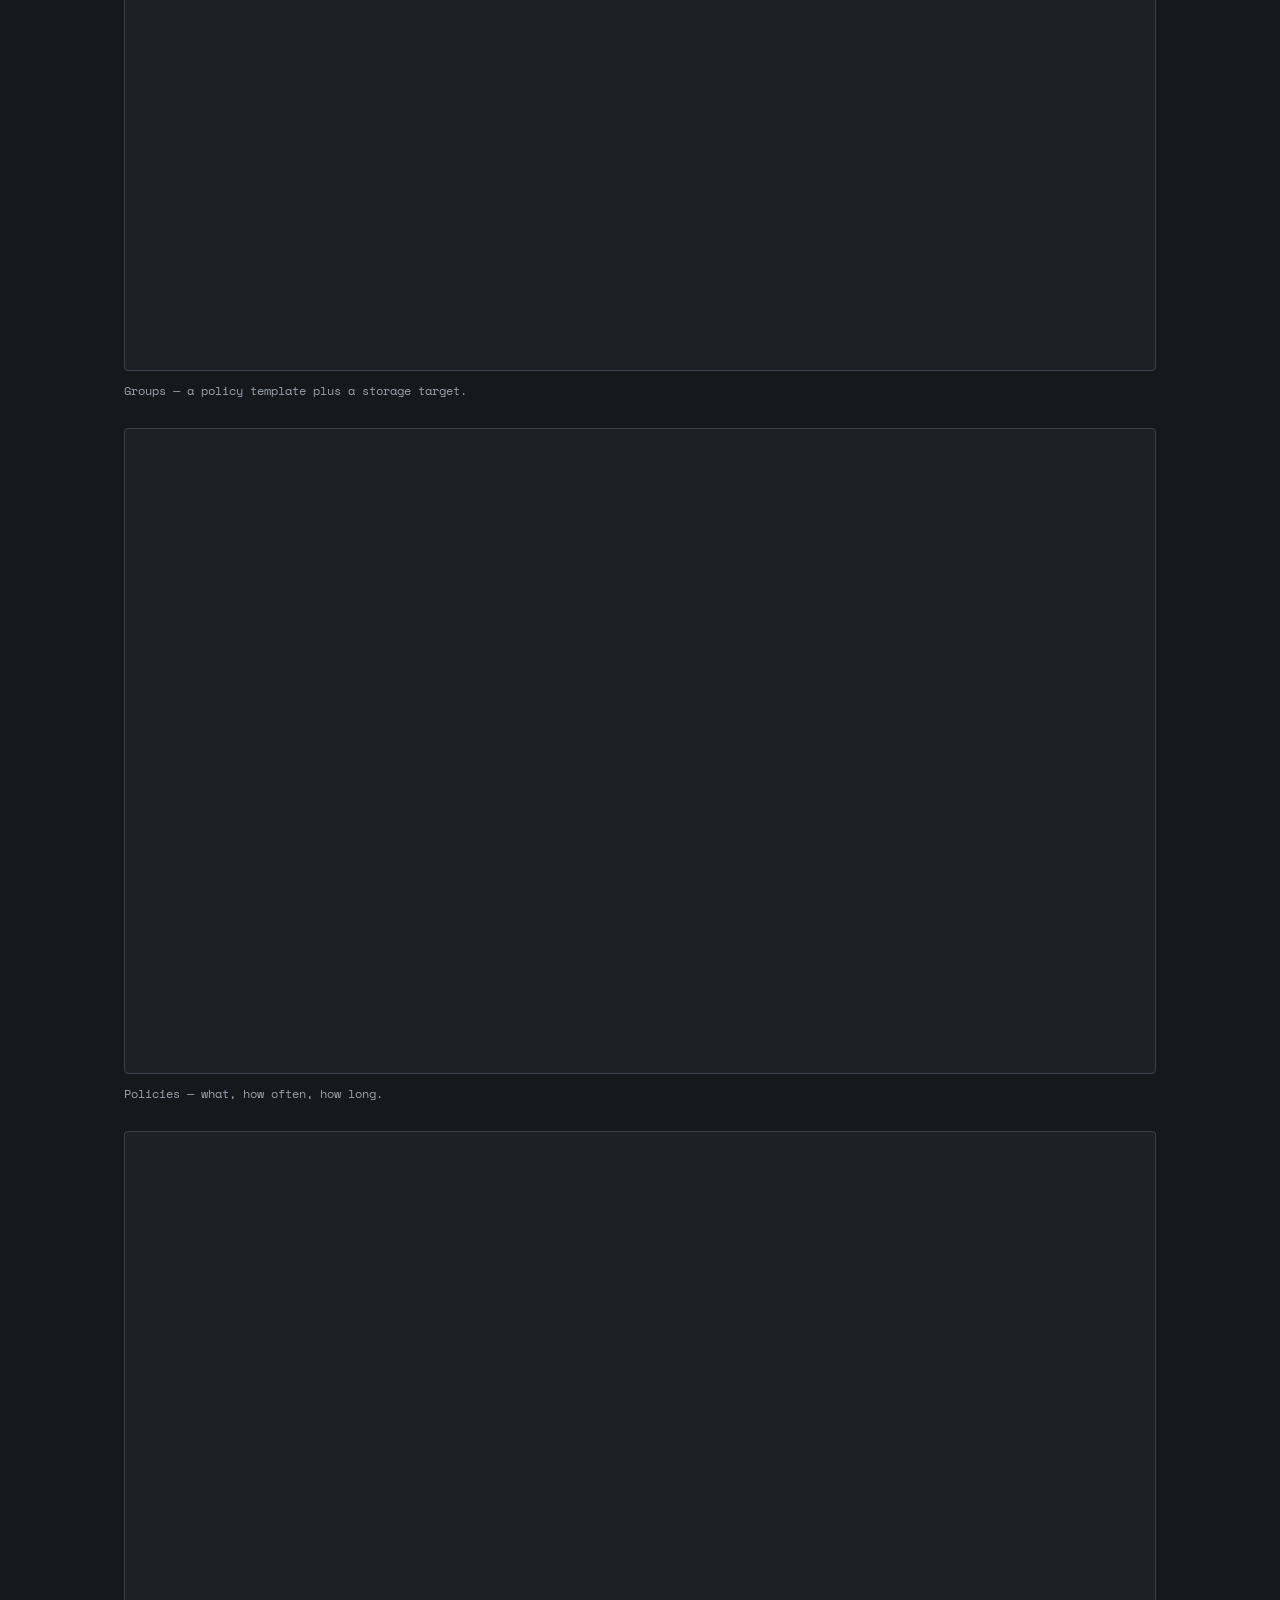
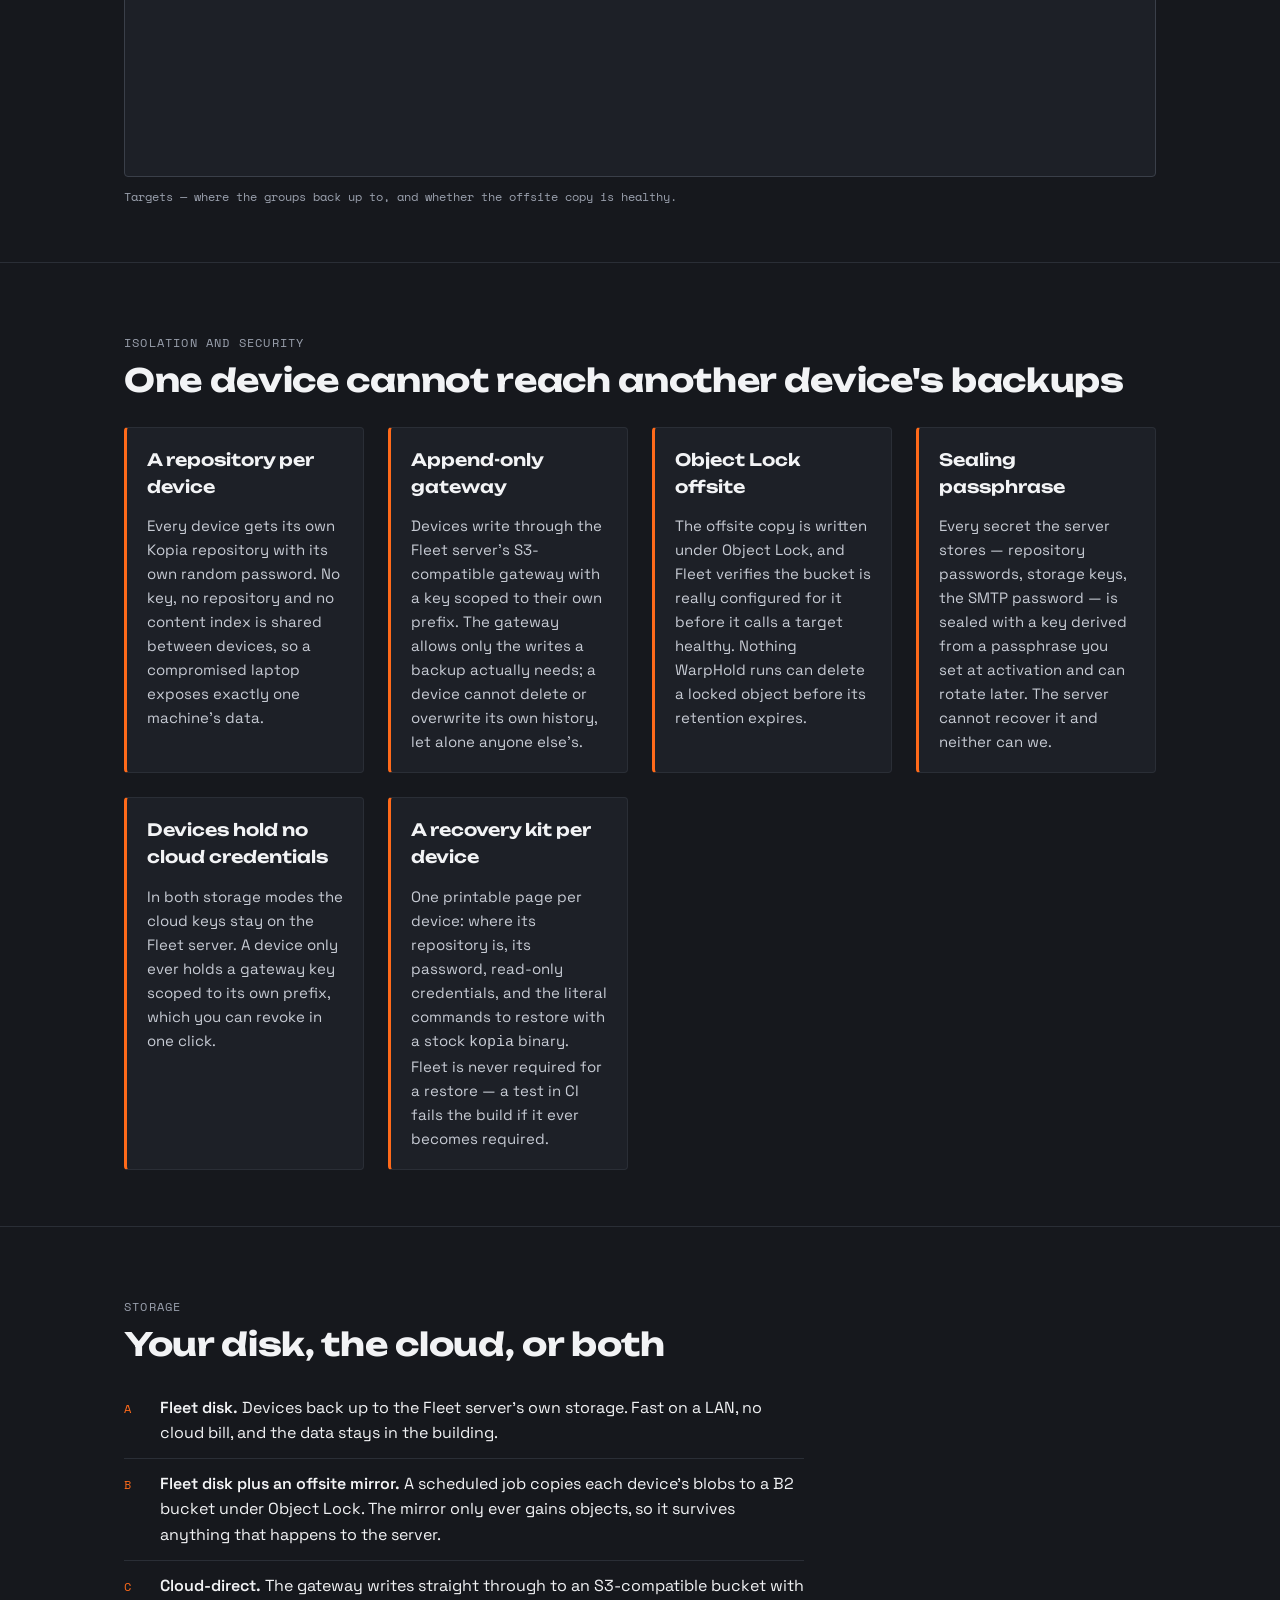
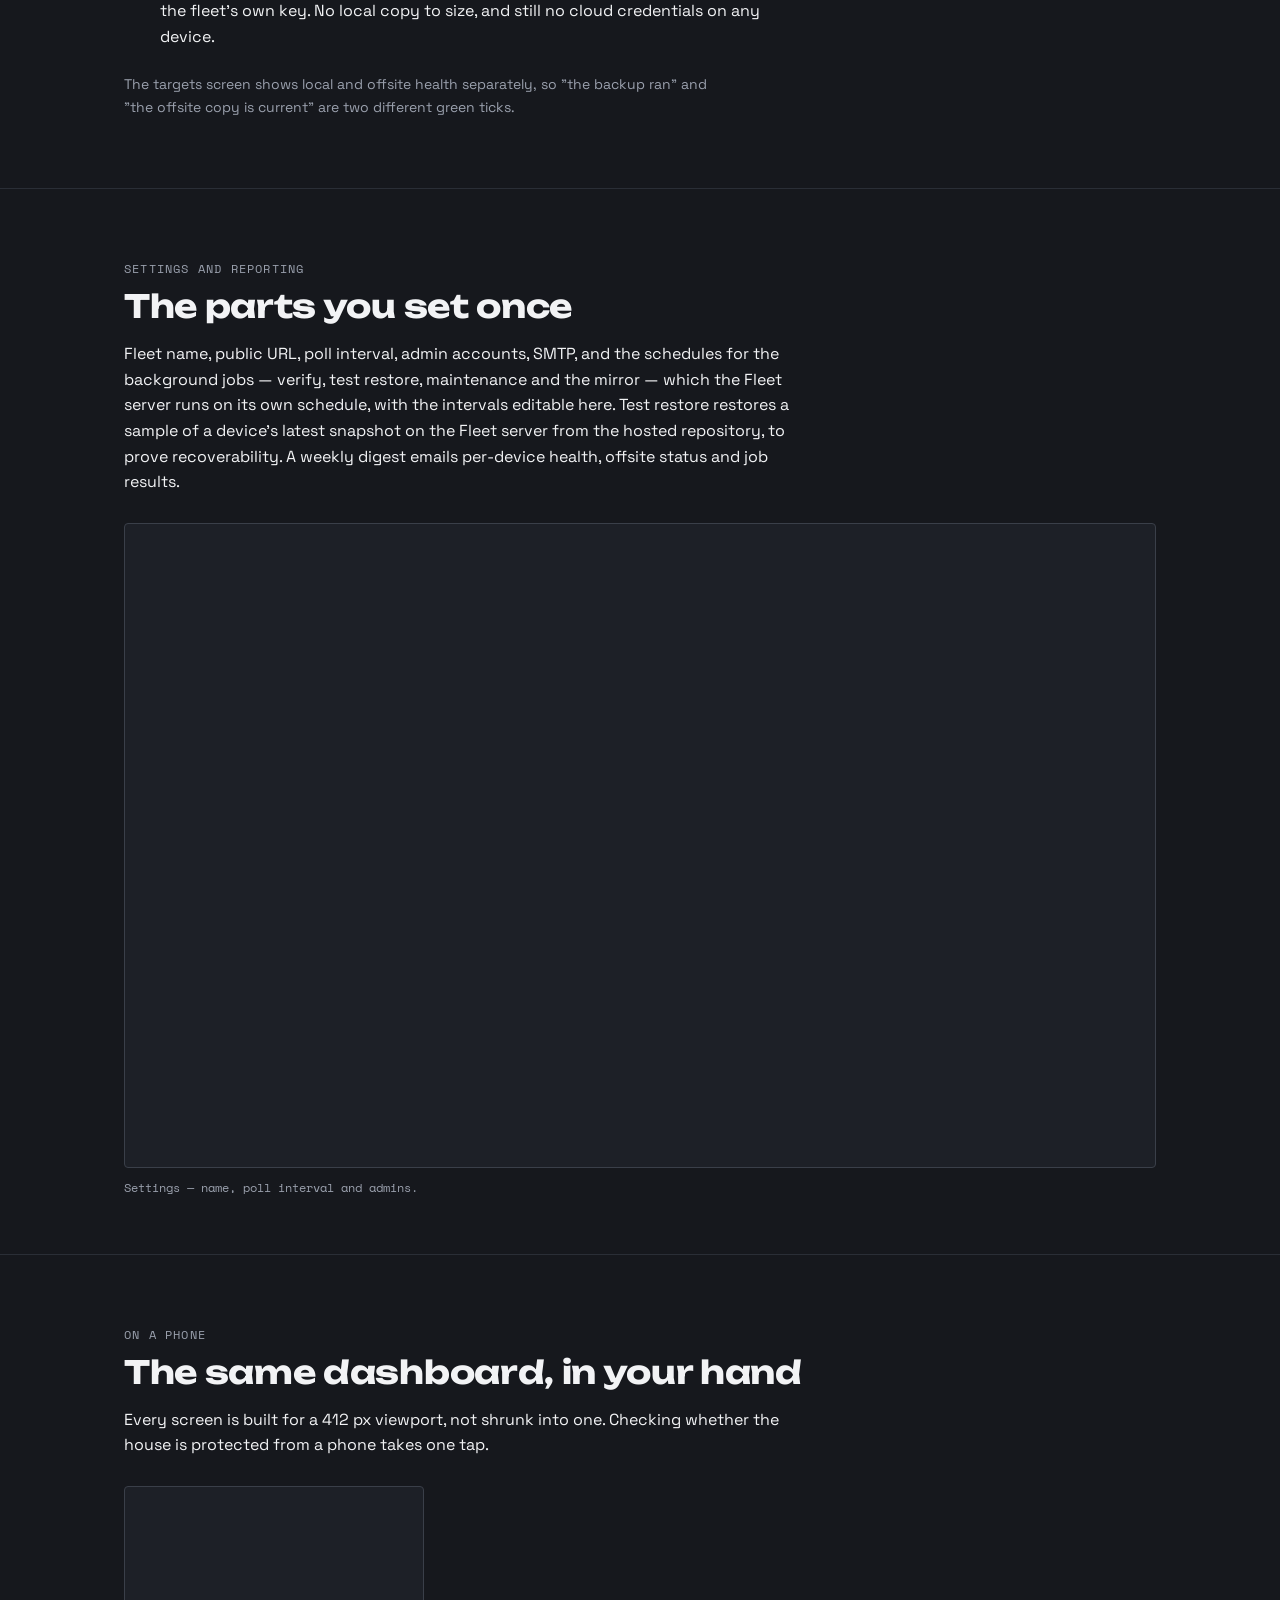
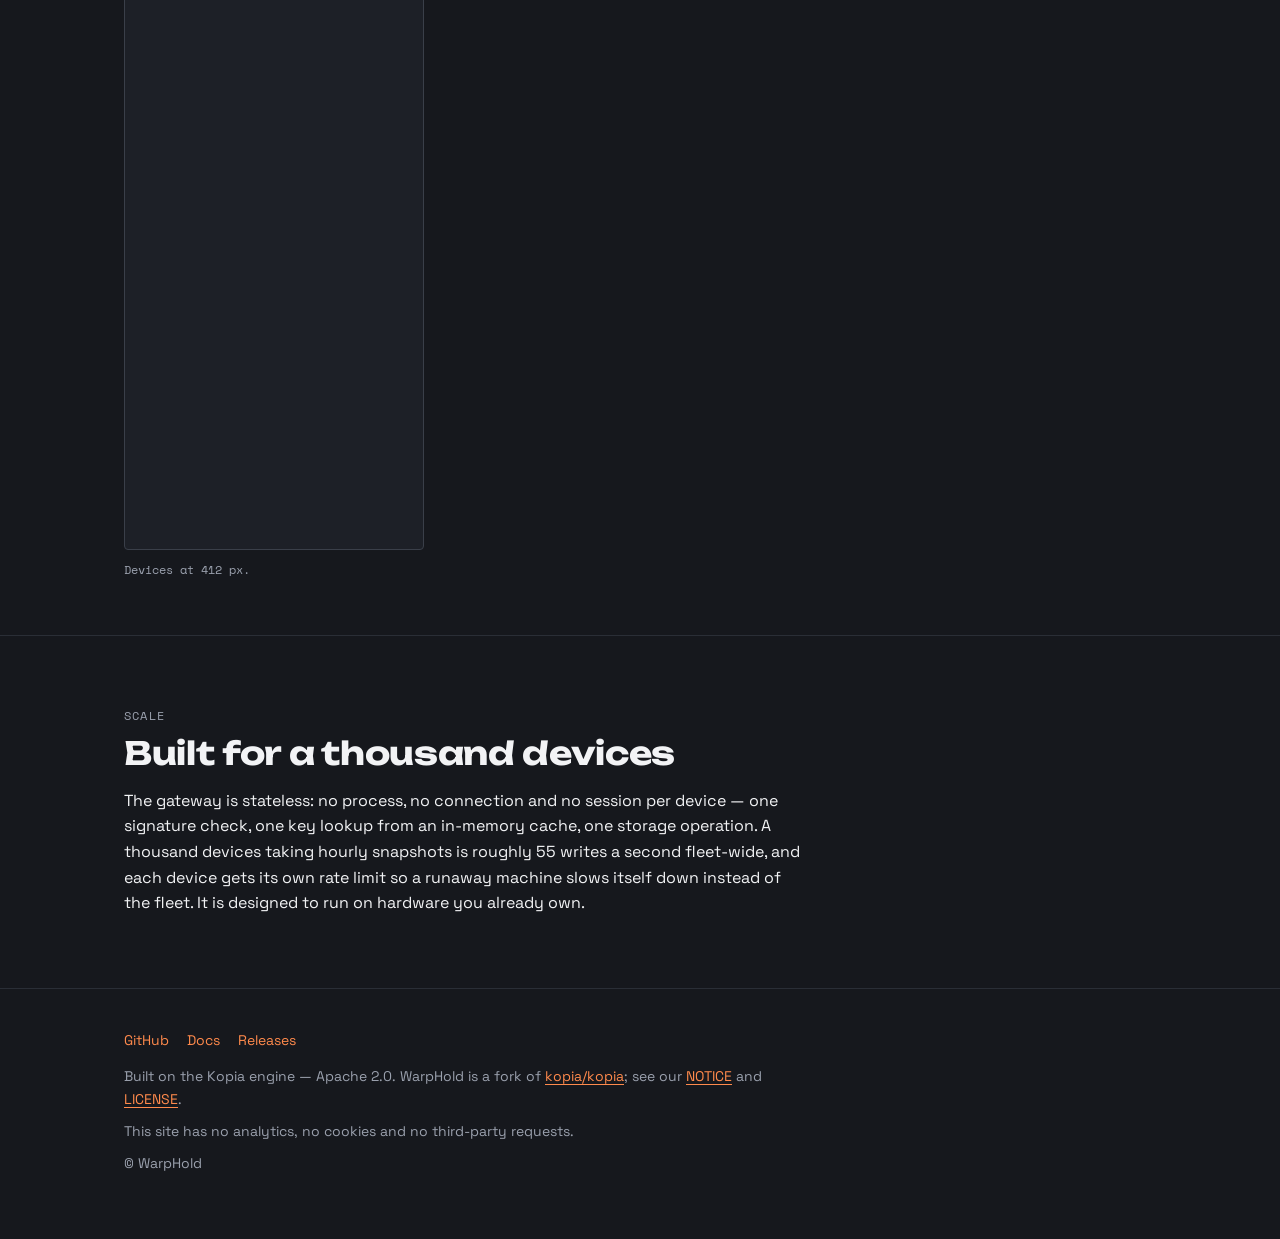
<file: fleet.html>
<!doctype html>
<html lang="en">
<head>
<meta charset="utf-8">
<meta name="viewport" content="width=device-width, initial-scale=1">
<meta http-equiv="Content-Security-Policy" content="default-src 'self'; base-uri 'none'; form-action 'none'">
<title>WarpHold Fleet — every machine, one screen</title>
<meta name="description" content="WarpHold Fleet is a server you run yourself: devices enroll with one command into their own isolated repository, and one dashboard shows whether every one of them is protected.">
<link rel="icon" href="assets/warphold.svg" type="image/svg+xml">
<link rel="preload" href="assets/fonts/Unbounded-Variable.woff2" as="font" type="font/woff2" crossorigin>
<link rel="preload" href="assets/fonts/SpaceGrotesk-Variable.woff2" as="font" type="font/woff2" crossorigin>
<link rel="stylesheet" href="site.css">
</head>
<body>
<a class="skip" href="#main">Skip to content</a>

<header class="top">
  <div class="shell">
    <a class="brand" href="./"><img src="assets/warphold.svg" alt="" width="26" height="26"><span>WARPHOLD</span></a>
    <nav class="tabs" aria-label="Sections">
      <a href="./">Home</a>
      <a href="fleet.html" aria-current="page">Fleet</a>
    </nav>
    <a class="repo" href="https://github.com/hodyhq/warphold">Source on GitHub</a>
  </div>
</header>

<main id="main">

<section class="hero">
  <div class="shell">
    <p class="eyebrow">Many machines · One server you run</p>
    <h1>Every machine<span class="slash">,</span><br>one screen</h1>
    <p class="lede">Fleet is a server you install yourself. Devices enroll with one command, each into its own isolated repository, and the dashboard answers the only question that matters: is everything protected right now?</p>
    <figure>
      <picture>
        <source media="(max-width: 640px)" srcset="assets/screenshots/fleet-overview@412.png" width="412" height="915">
        <img src="assets/screenshots/fleet-overview@1440.png" width="1440" height="900"
             alt="The Fleet dashboard: how many devices are protected, the last 24 hours of snapshots, and a 30-day strip per device.">
      </picture>
      <figcaption>Overview — health counts, the last 24 hours, and a 30-day strip per device.</figcaption>
    </figure>
  </div>
</section>

<section id="install">
  <div class="shell">
    <p class="eyebrow">Install</p>
    <h2>One command, then five steps in the browser</h2>
    <p>Run this on the machine that will be the Fleet server — a small VM or a spare box is plenty. It verifies the signed checksum, creates the service user and directories, writes a systemd unit, starts the server, and prints the URL and a one-time setup token.</p>
    <div class="install">
      <div class="bar">
        <p class="eyebrow">Linux · amd64 / arm64</p>
        <button class="copy" type="button" aria-controls="cmd-fleet">Copy</button>
      </div>
      <pre id="cmd-fleet">curl -fsSL https://get.warphold.com/fleet.sh | sh</pre>
    </div>
    <p class="note">The server binds to the LAN and expects a reverse proxy in front of it; the script prints what the proxy has to pass through. Read
      <a href="https://get.warphold.com/fleet.sh">the script</a> first — it is a release asset in the
      <a href="https://github.com/hodyhq/warphold/releases">same repository as the binary</a>.</p>

    <ul class="plain">
      <li><span class="n">1</span><span><b>Open the printed URL</b> and paste the setup token. You choose the sealing passphrase here; it encrypts every secret the server stores. Write it down — nobody can reset it for you.</span></li>
      <li><span class="n">2</span><span><b>Create the first admin account.</b></span></li>
      <li><span class="n">3</span><span><b>Confirm the public URL.</b> The server fetches its own status through it before the step passes, so enrollment can only start once devices can actually reach it.</span></li>
      <li><span class="n">4</span><span><b>Choose where the backups live</b> — the Fleet server's own disk, with an optional offsite mirror, or straight through to a cloud bucket.</span></li>
      <li><span class="n">5</span><span><b>Copy the enrollment command</b> for your first group and run it on a device.</span></li>
    </ul>

    <figure>
      <picture>
        <source media="(max-width: 640px)" srcset="assets/screenshots/fleet-activate-1@412.png" width="412" height="915">
        <img loading="lazy" src="assets/screenshots/fleet-activate-1@1440.png" width="1440" height="900"
             alt="Activation step one: entering the setup token and choosing the sealing passphrase.">
      </picture>
      <figcaption>Step 1 — setup token and sealing passphrase.</figcaption>
    </figure>
    <figure>
      <picture>
        <source media="(max-width: 640px)" srcset="assets/screenshots/fleet-activate-2@412.png" width="412" height="915">
        <img loading="lazy" src="assets/screenshots/fleet-activate-2@1440.png" width="1440" height="900"
             alt="Activation step two: creating the first admin account.">
      </picture>
      <figcaption>Step 2 — the first admin.</figcaption>
    </figure>
    <figure>
      <picture>
        <source media="(max-width: 640px)" srcset="assets/screenshots/fleet-activate-3@412.png" width="412" height="915">
        <img loading="lazy" src="assets/screenshots/fleet-activate-3@1440.png" width="1440" height="900"
             alt="Activation step three: confirming the public URL devices and browsers reach this fleet on.">
      </picture>
      <figcaption>Step 3 — the public URL.</figcaption>
    </figure>
    <figure>
      <picture>
        <source media="(max-width: 640px)" srcset="assets/screenshots/fleet-activate-4@412.png" width="412" height="915">
        <img loading="lazy" src="assets/screenshots/fleet-activate-4@1440.png" width="1440" height="900"
             alt="Activation step four: choosing where the backups will be stored.">
      </picture>
      <figcaption>Step 4 — where the backups live.</figcaption>
    </figure>
    <figure>
      <picture>
        <source media="(max-width: 640px)" srcset="assets/screenshots/fleet-activate-5@412.png" width="412" height="915">
        <img loading="lazy" src="assets/screenshots/fleet-activate-5@1440.png" width="1440" height="900"
             alt="Activation step five: the fleet is running, with the first enrollment command.">
      </picture>
      <figcaption>Step 5 — the fleet is on, with the first enrollment command.</figcaption>
    </figure>
  </div>
</section>

<section id="enroll">
  <div class="shell">
    <p class="eyebrow">Enrollment</p>
    <h2>A device joins with one command</h2>
    <p>Each group issues a one-shot token and shows the command to run on the new machine. The device gets its own repository, its own repository password and its own storage key, and picks up the group's policy template and storage target on the way in. Revoke a device and its key stops working immediately; its backups stay for the retention window you set.</p>
    <figure>
      <picture>
        <source media="(max-width: 640px)" srcset="assets/screenshots/fleet-groups-add-device@412.png" width="412" height="915">
        <img loading="lazy" src="assets/screenshots/fleet-groups-add-device@1440.png" width="1440" height="900"
             alt="The add-device panel showing a one-shot enrollment token and the command to run on the new machine.">
      </picture>
      <figcaption>Add device — a one-shot token and the command to run.</figcaption>
    </figure>
  </div>
</section>

<section id="devices">
  <div class="shell">
    <p class="eyebrow">Devices</p>
    <h2>Every machine, its group and its last good backup</h2>
    <p>The device list is the roll call: group, health, last successful snapshot, size. Open one and you get its sources, its recent runs, its 30-day strip, and the commands an admin can send it — back up now, verify, pause, or resume.</p>
    <figure>
      <picture>
        <source media="(max-width: 640px)" srcset="assets/screenshots/fleet-devices@412.png" width="412" height="915">
        <img loading="lazy" src="assets/screenshots/fleet-devices@1440.png" width="1440" height="900"
             alt="The devices list with each enrolled machine, its group, health and last good backup.">
      </picture>
      <figcaption>Devices — everything enrolled, at a glance.</figcaption>
    </figure>
    <figure>
      <picture>
        <source media="(max-width: 640px)" srcset="assets/screenshots/fleet-device@412.png" width="412" height="915">
        <img loading="lazy" src="assets/screenshots/fleet-device@1440.png" width="1440" height="900"
             alt="One device page with its sources, recent runs and the commands an admin can send it.">
      </picture>
      <figcaption>Device — sources, runs and admin commands.</figcaption>
    </figure>
    <figure>
      <picture>
        <source media="(max-width: 640px)" srcset="assets/screenshots/fleet-device-failing@412.png" width="412" height="915">
        <img loading="lazy" src="assets/screenshots/fleet-device-failing@1440.png" width="1440" height="900"
             alt="A device whose last backup failed, showing the exact error the agent reported.">
      </picture>
      <figcaption>A failure shows the error the device actually reported — not a red dot.</figcaption>
    </figure>
  </div>
</section>

<section id="groups">
  <div class="shell">
    <p class="eyebrow">Groups, policies and targets</p>
    <h2>Set it once for a group, not once per machine</h2>
    <p>A group ties a policy template to a storage target. A policy template says what to back up, how often and how long to keep it. A target says where it goes. Change the template and every device in the group follows on its next poll.</p>
    <figure>
      <picture>
        <source media="(max-width: 640px)" srcset="assets/screenshots/fleet-groups@412.png" width="412" height="915">
        <img loading="lazy" src="assets/screenshots/fleet-groups@1440.png" width="1440" height="900"
             alt="The groups screen, each group tying a policy template to a storage target.">
      </picture>
      <figcaption>Groups — a policy template plus a storage target.</figcaption>
    </figure>
    <figure>
      <picture>
        <source media="(max-width: 640px)" srcset="assets/screenshots/fleet-templates@412.png" width="412" height="915">
        <img loading="lazy" src="assets/screenshots/fleet-templates@1440.png" width="1440" height="900"
             alt="Policy templates listing what to back up, how often, and how long to keep it.">
      </picture>
      <figcaption>Policies — what, how often, how long.</figcaption>
    </figure>
    <figure>
      <picture>
        <source media="(max-width: 640px)" srcset="assets/screenshots/fleet-targets@412.png" width="412" height="915">
        <img loading="lazy" src="assets/screenshots/fleet-targets@1440.png" width="1440" height="900"
             alt="Storage targets with their kind, their local status and their offsite status.">
      </picture>
      <figcaption>Targets — where the groups back up to, and whether the offsite copy is healthy.</figcaption>
    </figure>
  </div>
</section>

<section id="isolation">
  <div class="shell">
    <p class="eyebrow">Isolation and security</p>
    <h2>One device cannot reach another device's backups</h2>
    <div class="grid">
      <div class="card">
        <h3>A repository per device</h3>
        <p>Every device gets its own Kopia repository with its own random password. No key, no repository and no content index is shared between devices, so a compromised laptop exposes exactly one machine's data.</p>
      </div>
      <div class="card">
        <h3>Append-only gateway</h3>
        <p>Devices write through the Fleet server's S3-compatible gateway with a key scoped to their own prefix. The gateway allows only the writes a backup actually needs; a device cannot delete or overwrite its own history, let alone anyone else's.</p>
      </div>
      <div class="card">
        <h3>Object Lock offsite</h3>
        <p>The offsite copy is written under Object Lock, and Fleet verifies the bucket is really configured for it before it calls a target healthy. Nothing WarpHold runs can delete a locked object before its retention expires.</p>
      </div>
      <div class="card">
        <h3>Sealing passphrase</h3>
        <p>Every secret the server stores — repository passwords, storage keys, the SMTP password — is sealed with a key derived from a passphrase you set at activation and can rotate later. The server cannot recover it and neither can we.</p>
      </div>
      <div class="card">
        <h3>Devices hold no cloud credentials</h3>
        <p>In both storage modes the cloud keys stay on the Fleet server. A device only ever holds a gateway key scoped to its own prefix, which you can revoke in one click.</p>
      </div>
      <div class="card">
        <h3>A recovery kit per device</h3>
        <p>One printable page per device: where its repository is, its password, read-only credentials, and the literal commands to restore with a stock <code>kopia</code> binary. Fleet is never required for a restore — a test in CI fails the build if it ever becomes required.</p>
      </div>
    </div>
  </div>
</section>

<section id="storage">
  <div class="shell">
    <p class="eyebrow">Storage</p>
    <h2>Your disk, the cloud, or both</h2>
    <ul class="plain">
      <li><span class="n">A</span><span><b>Fleet disk.</b> Devices back up to the Fleet server's own storage. Fast on a LAN, no cloud bill, and the data stays in the building.</span></li>
      <li><span class="n">B</span><span><b>Fleet disk plus an offsite mirror.</b> A scheduled job copies each device's blobs to a B2 bucket under Object Lock. The mirror only ever gains objects, so it survives anything that happens to the server.</span></li>
      <li><span class="n">C</span><span><b>Cloud-direct.</b> The gateway writes straight through to an S3-compatible bucket with the fleet's own key. No local copy to size, and still no cloud credentials on any device.</span></li>
    </ul>
    <p class="note">The targets screen shows local and offsite health separately, so "the backup ran" and "the offsite copy is current" are two different green ticks.</p>
  </div>
</section>

<section id="settings">
  <div class="shell">
    <p class="eyebrow">Settings and reporting</p>
    <h2>The parts you set once</h2>
    <p>Fleet name, public URL, poll interval, admin accounts, SMTP, and the schedules for the background jobs — verify, test restore, maintenance and the mirror — which the Fleet server runs on its own schedule, with the intervals editable here. Test restore restores a sample of a device's latest snapshot on the Fleet server from the hosted repository, to prove recoverability. A weekly digest emails per-device health, offsite status and job results.</p>
    <figure>
      <picture>
        <source media="(max-width: 640px)" srcset="assets/screenshots/fleet-settings@412.png" width="412" height="915">
        <img loading="lazy" src="assets/screenshots/fleet-settings@1440.png" width="1440" height="900"
             alt="Fleet settings: fleet name, poll interval and the admin accounts.">
      </picture>
      <figcaption>Settings — name, poll interval and admins.</figcaption>
    </figure>
  </div>
</section>

<section id="phones">
  <div class="shell">
    <p class="eyebrow">On a phone</p>
    <h2>The same dashboard, in your hand</h2>
    <p>Every screen is built for a 412&nbsp;px viewport, not shrunk into one. Checking whether the house is protected from a phone takes one tap.</p>
    <figure class="phone">
      <img loading="lazy" src="assets/screenshots/fleet-devices@412.png" width="412" height="915"
           alt="The devices list on a phone-sized screen, one device per row with health and last backup.">
      <figcaption>Devices at 412&nbsp;px.</figcaption>
    </figure>
  </div>
</section>

<section id="scale">
  <div class="shell">
    <p class="eyebrow">Scale</p>
    <h2>Built for a thousand devices</h2>
    <p>The gateway is stateless: no process, no connection and no session per device — one signature check, one key lookup from an in-memory cache, one storage operation. A thousand devices taking hourly snapshots is roughly 55 writes a second fleet-wide, and each device gets its own rate limit so a runaway machine slows itself down instead of the fleet. It is designed to run on hardware you already own.</p>
  </div>
</section>

</main>

<footer>
  <div class="shell">
    <nav aria-label="Footer">
      <a href="https://github.com/hodyhq/warphold">GitHub</a>
      <a href="https://github.com/hodyhq/warphold#readme">Docs</a>
      <a href="https://github.com/hodyhq/warphold/releases">Releases</a>
    </nav>
    <p>Built on the Kopia engine — Apache 2.0. WarpHold is a fork of <a href="https://github.com/kopia/kopia">kopia/kopia</a>; see our
      <a href="https://github.com/hodyhq/warphold/blob/main/NOTICE">NOTICE</a> and
      <a href="https://github.com/hodyhq/warphold/blob/main/LICENSE">LICENSE</a>.</p>
    <p>This site has no analytics, no cookies and no third-party requests.</p>
    <p>© WarpHold</p>
  </div>
</footer>

<script src="site.js"></script>
</body>
</html>
</file>
<file: site.css>
/*
 * WarpHold site — the Kinetic design system from the product UI
 * (warphold-ui: src/design/tokens.css + fonts.css), reduced to plain CSS.
 * No framework, no build step, no third-party request.
 */

/* Self-hosted OFL fonts — see assets/fonts/OFL-*.txt. */
@font-face {
  font-family: Unbounded;
  src: url("assets/fonts/Unbounded-Variable.woff2") format("woff2-variations");
  font-weight: 200 900;
  font-style: normal;
  font-display: swap;
}
@font-face {
  font-family: "Space Grotesk";
  src: url("assets/fonts/SpaceGrotesk-Variable.woff2") format("woff2-variations");
  font-weight: 300 700;
  font-style: normal;
  font-display: swap;
}
@font-face {
  font-family: "Space Mono";
  src: url("assets/fonts/SpaceMono-Regular.woff2") format("woff2");
  font-weight: 400;
  font-style: normal;
  font-display: swap;
}

:root {
  --ground: #16181d;
  --panel: #1d2027;
  --line: #2a2e36;
  --line-strong: #3a3f49;
  --ink: #f2f3f5;
  --ink-soft: #c7cbd4;
  --muted: #9aa0ad;
  --dim: #6d7381;
  --ember: #ff6a1a;
  --ember-soft: #ff8a4c;
  --ember-hover: #ffb089;
  --good: #2fbf83;
  --bad: #ff5d5d;
  --font-display: "Unbounded", "Space Grotesk", system-ui, sans-serif;
  --font-body: "Space Grotesk", system-ui, sans-serif;
  --font-mono: "Space Mono", ui-monospace, monospace;
  --radius: 4px;
  --shell: 1080px;
  color-scheme: dark;
}

*, *::before, *::after { box-sizing: border-box; }

body {
  margin: 0;
  background: var(--ground);
  color: var(--ink);
  font-family: var(--font-body);
  font-size: 16px;
  line-height: 1.6;
  -webkit-text-size-adjust: 100%;
}

a { color: var(--ember-soft); text-decoration: none; }
a:hover { color: var(--ember-hover); }
/* Links inside prose are underlined, so colour is never the only cue. */
p a, li a, figcaption a { text-decoration: underline; text-underline-offset: 3px; }
:focus-visible { outline: 2px solid var(--ember); outline-offset: 2px; }

img, svg { max-width: 100%; }
img { height: auto; display: block; }

.skip {
  position: absolute;
  left: -9999px;
  top: 0;
  background: var(--ember);
  color: var(--ground);
  padding: 10px 16px;
  font-weight: 600;
  z-index: 10;
}
.skip:focus { left: 0; }

.shell { max-width: var(--shell); margin: 0 auto; padding: 0 24px; }

/* ---- header ---- */

.top {
  border-bottom: 1px solid var(--line);
  background: var(--ground);
}
.top .shell {
  display: flex;
  align-items: center;
  gap: 28px;
  flex-wrap: wrap;
  padding-top: 18px;
  padding-bottom: 18px;
}
.brand { display: flex; align-items: center; gap: 10px; color: var(--ink); }
.brand:hover { color: var(--ink); text-decoration: none; }
.brand img { width: 26px; height: 26px; }
.brand span {
  font-family: var(--font-display);
  font-weight: 800;
  font-size: 16px;
  letter-spacing: 0.02em;
}
.tabs { display: flex; gap: 22px; }
.tabs a {
  color: var(--muted);
  font-weight: 500;
  font-size: 12px;
  letter-spacing: 0.08em;
  text-transform: uppercase;
  padding-bottom: 4px;
  border-bottom: 2px solid transparent;
}
.tabs a:hover { color: var(--ink); text-decoration: none; }
.tabs a[aria-current="page"] { color: var(--ink); border-bottom-color: var(--ember); }
.top .repo { margin-left: auto; font-size: 13px; }

/* ---- hero ---- */

.hero { position: relative; overflow: hidden; border-bottom: 1px solid var(--line); }
.hero::before {
  content: "";
  position: absolute;
  left: -18%;
  top: 0;
  width: 52%;
  height: 100%;
  background: var(--panel);
  transform: skewX(-12deg);
  pointer-events: none;
}
.hero .shell { position: relative; padding-top: 72px; padding-bottom: 64px; }
.hero h1 {
  font-family: var(--font-display);
  font-weight: 800;
  font-size: clamp(38px, 8vw, 72px);
  line-height: 0.98;
  letter-spacing: -0.02em;
  margin: 12px 0 0;
}
.hero h1 .slash { color: var(--ember); }
.hero p.lede {
  font-size: clamp(17px, 2.4vw, 21px);
  color: var(--ink-soft);
  max-width: 46ch;
  margin: 20px 0 0;
}

.eyebrow {
  font-family: var(--font-mono);
  font-size: 12px;
  letter-spacing: 0.1em;
  text-transform: uppercase;
  color: var(--muted);
  margin: 0;
}

/* ---- sections ---- */

main section { border-bottom: 1px solid var(--line); }
main section .shell { padding-top: 56px; padding-bottom: 56px; }
h2 {
  font-family: var(--font-display);
  font-weight: 700;
  font-size: clamp(24px, 4vw, 32px);
  line-height: 1.15;
  letter-spacing: -0.01em;
  margin: 10px 0 0;
}
h3 {
  font-family: var(--font-display);
  font-weight: 600;
  font-size: 17px;
  margin: 0 0 6px;
}
p { max-width: 68ch; }
section p:first-of-type { margin-top: 14px; }

.grid {
  display: grid;
  grid-template-columns: repeat(auto-fit, minmax(240px, 1fr));
  gap: 24px;
  margin-top: 28px;
}
.card {
  background: var(--panel);
  border: 1px solid var(--line);
  border-left: 3px solid var(--ember);
  border-radius: var(--radius);
  padding: 18px 20px;
}
.card p { margin: 0; color: var(--ink-soft); font-size: 15px; }

ul.plain { list-style: none; padding: 0; margin: 20px 0 0; max-width: 68ch; }
ul.plain li {
  padding: 12px 0;
  border-bottom: 1px solid var(--line);
  display: flex;
  gap: 14px;
  align-items: baseline;
}
ul.plain li:last-child { border-bottom: 0; }
ul.plain li b { font-weight: 600; }
ul.plain li .n {
  font-family: var(--font-mono);
  font-size: 12px;
  color: var(--ember);
  flex: 0 0 22px;
}

/* ---- figures ---- */

figure { margin: 28px 0 0; }
figure img {
  width: 100%;
  border: 1px solid var(--line-strong);
  border-radius: var(--radius);
  background: var(--panel);
}
figcaption {
  font-family: var(--font-mono);
  font-size: 12px;
  color: var(--muted);
  margin-top: 10px;
}
figure.phone { max-width: 300px; }

/* ---- install block ---- */

.install {
  margin-top: 26px;
  background: var(--panel);
  border: 1px solid var(--line-strong);
  border-radius: var(--radius);
}
.install .bar {
  display: flex;
  align-items: center;
  gap: 12px;
  padding: 10px 14px;
  border-bottom: 1px solid var(--line);
}
.install .bar .eyebrow { flex: 1 1 auto; max-width: none; }
.install .bar button.copy { margin-left: auto; }
.install pre {
  margin: 0;
  padding: 16px 14px;
  overflow-x: auto;
  font-family: var(--font-mono);
  font-size: 13px;
  line-height: 1.7;
  color: var(--ink);
}
.install pre::before { content: "$ "; color: var(--ember); }
button.copy {
  background: transparent;
  border: 1px solid var(--line-strong);
  border-radius: var(--radius);
  color: var(--ink-soft);
  font: inherit;
  font-size: 12px;
  letter-spacing: 0.06em;
  text-transform: uppercase;
  padding: 6px 12px;
  cursor: pointer;
}
button.copy:hover { border-color: var(--ember); color: var(--ink); }
.note { color: var(--muted); font-size: 14px; margin-top: 12px; }

/* ---- footer ---- */

footer .shell { padding-top: 40px; padding-bottom: 56px; }
footer p { color: var(--muted); font-size: 14px; margin: 0 0 10px; max-width: 72ch; }
footer nav { display: flex; gap: 18px; flex-wrap: wrap; font-size: 14px; margin-bottom: 14px; }

@media (max-width: 480px) {
  .top .shell { gap: 16px; }
  .top .repo { margin-left: 0; }
  .hero .shell { padding-top: 48px; padding-bottom: 44px; }
}

@media (prefers-reduced-motion: reduce) {
  *, *::before, *::after {
    animation-duration: 0.01ms !important;
    animation-iteration-count: 1 !important;
    transition-duration: 0.01ms !important;
    scroll-behavior: auto !important;
  }
}
</file>
